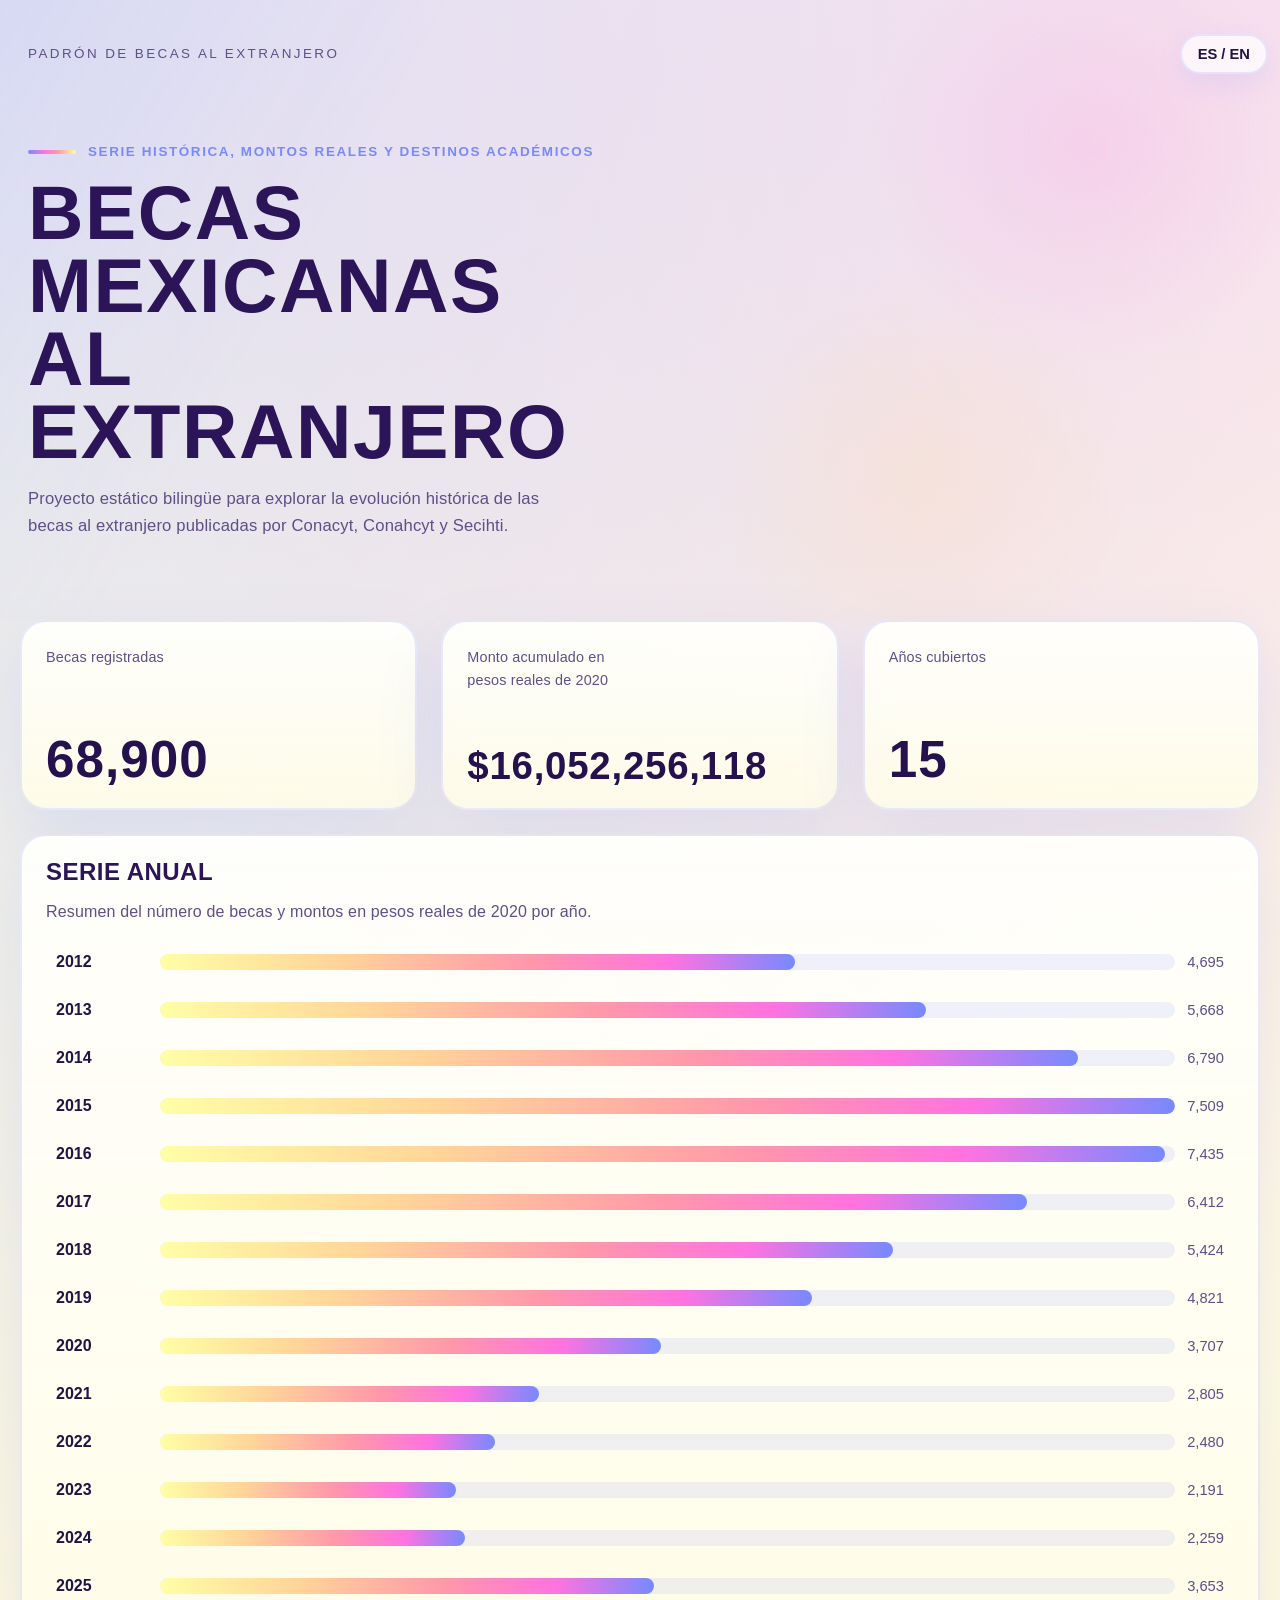
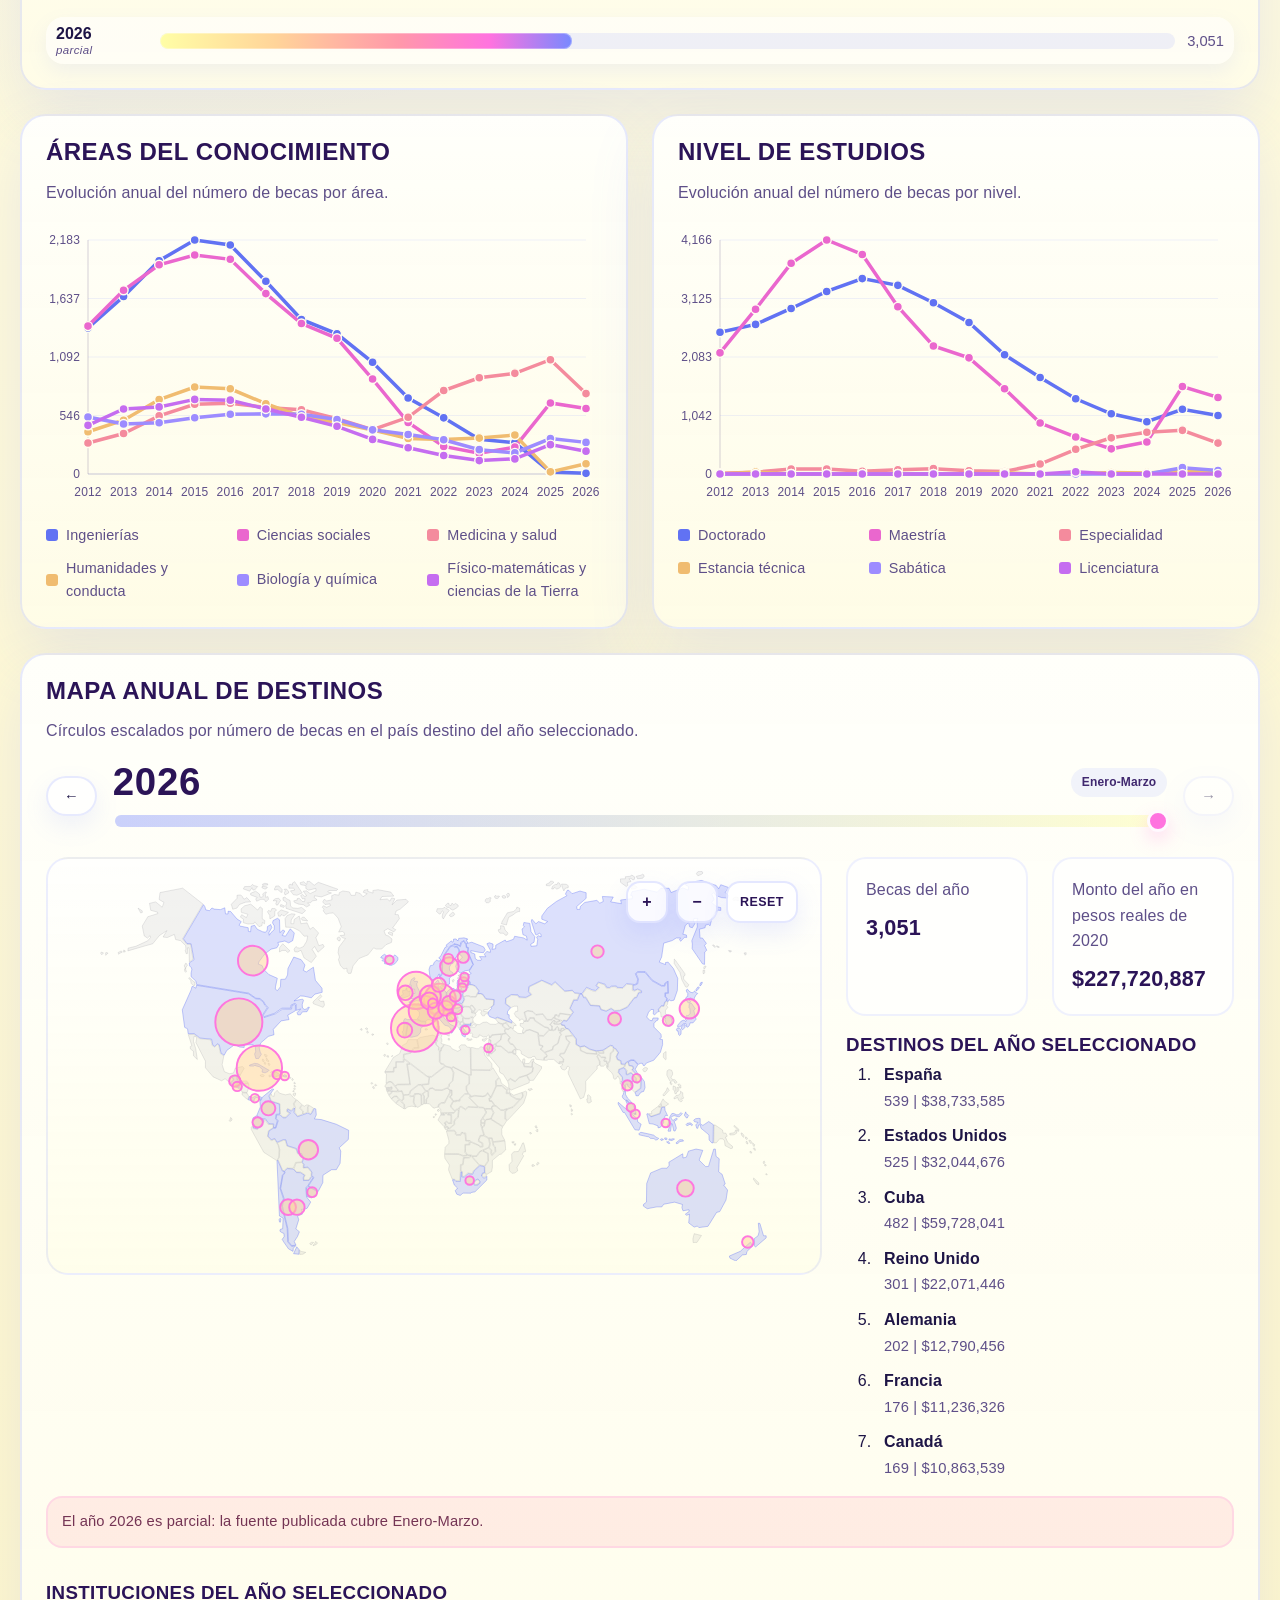
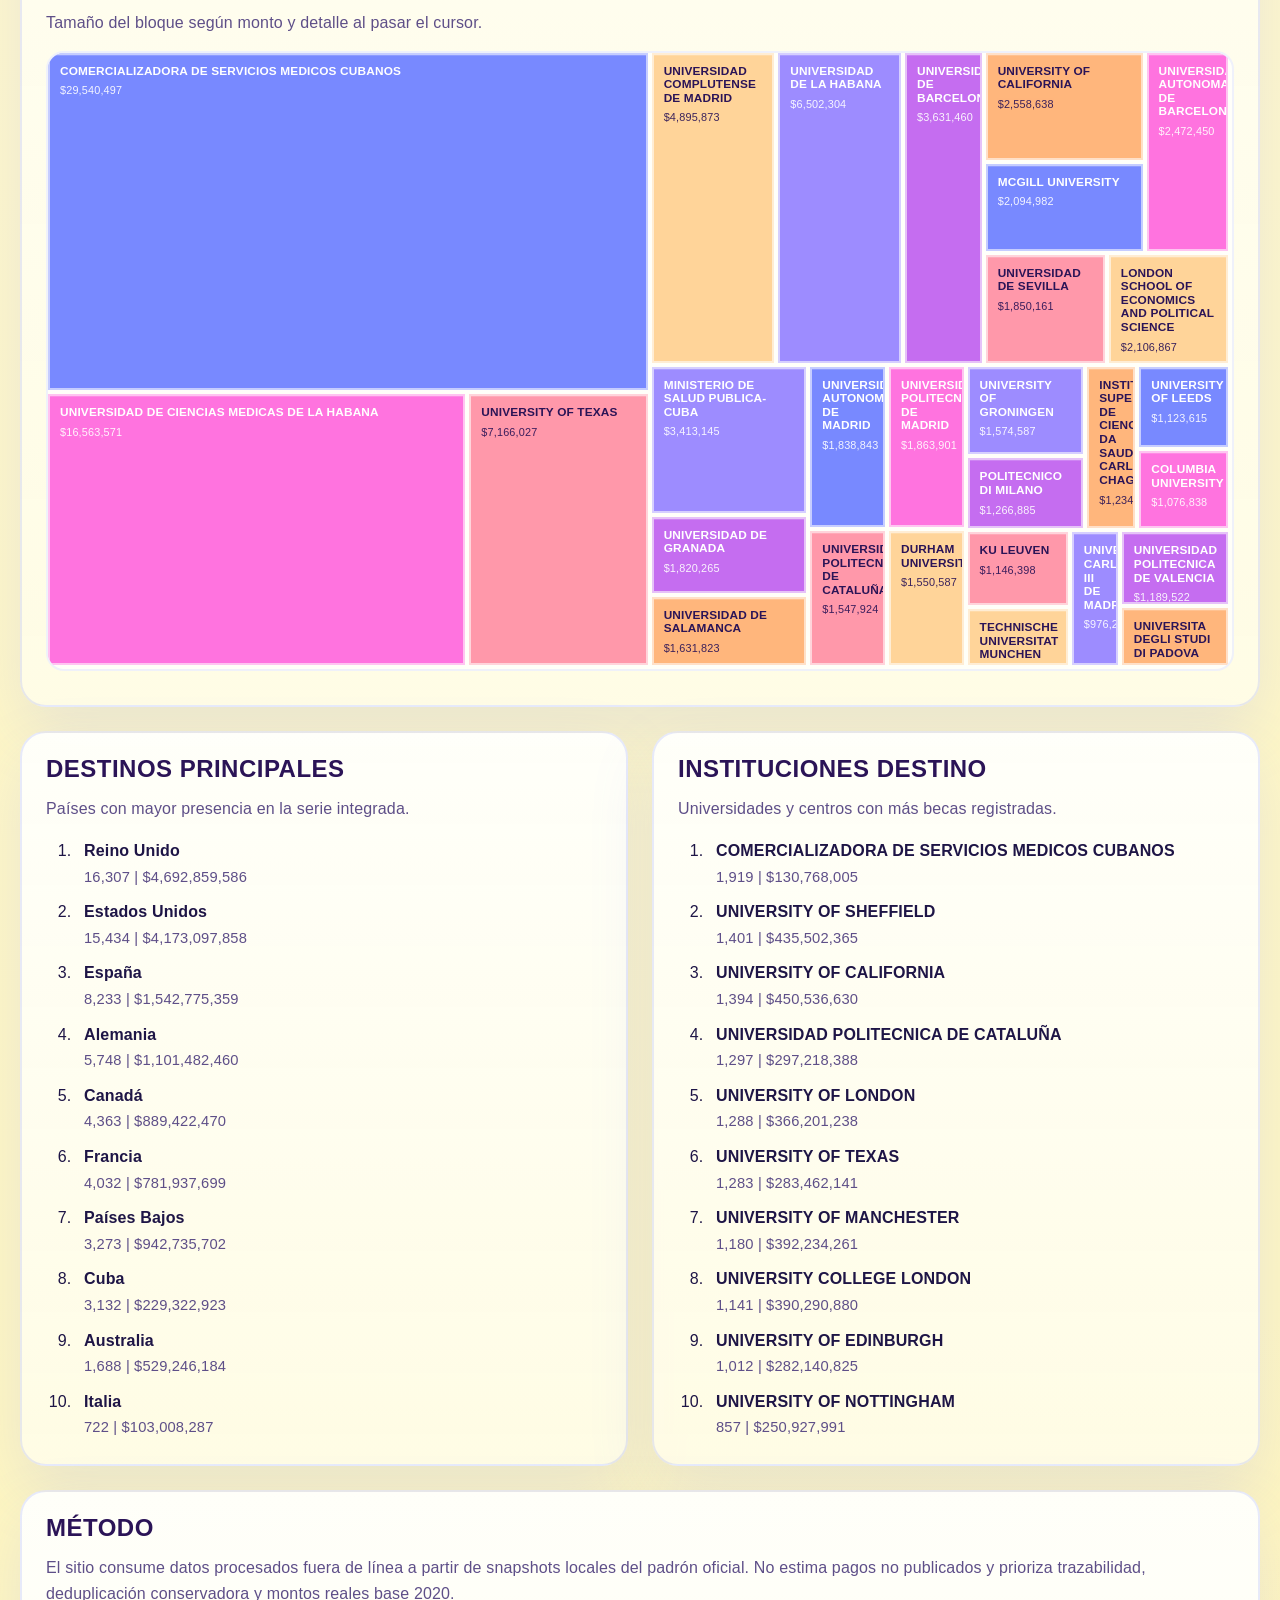
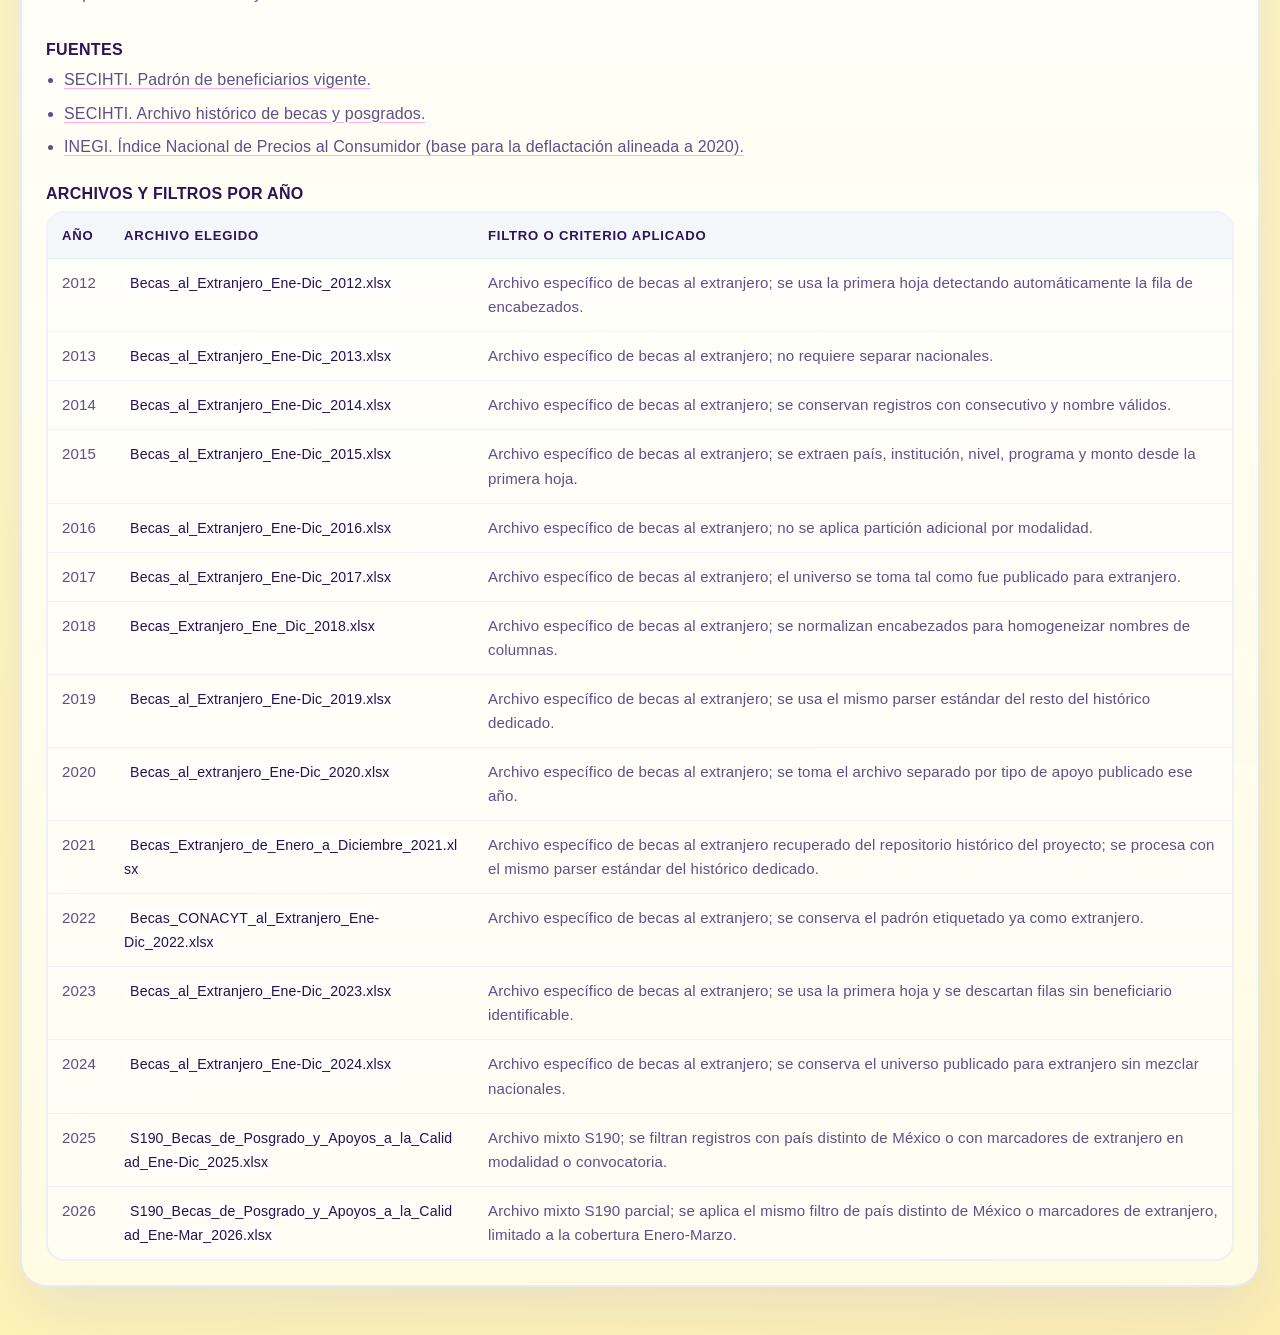
<file: site/index.html>
<!DOCTYPE html>
<html lang="es">
  <head>
    <meta charset="utf-8" />
    <meta name="viewport" content="width=device-width, initial-scale=1" />
    <title>Padr&oacute;n de Becas al Extranjero</title>
    <link rel="stylesheet" href="assets/css/styles_bis.css" />
  </head>
  <body class="theme-bis">
    <header class="hero">
      <nav class="topbar">
        <div class="brand">Padr&oacute;n de Becas al Extranjero</div>
        <button id="lang-toggle" class="lang-toggle" type="button">ES / EN</button>
      </nav>
      <div class="hero-copy">
        <p class="eyebrow" data-i18n="eyebrow">Serie hist&oacute;rica, montos reales y destinos acad&eacute;micos</p>
        <h1 data-i18n="title">Becas mexicanas al extranjero</h1>
        <p class="lede" data-i18n="lede">
          Proyecto est&aacute;tico biling&uuml;e para explorar la evoluci&oacute;n hist&oacute;rica de las becas al extranjero
          publicadas por Conacyt, Conahcyt y Secihti.
        </p>
      </div>
    </header>

    <main class="layout">
      <section class="kpi-grid">
        <article class="kpi-card">
          <span class="kpi-label" data-i18n="kpi_count">Becas registradas</span>
          <strong id="kpi-count" class="kpi-value">0</strong>
        </article>
        <article class="kpi-card">
          <span class="kpi-label" data-i18n="kpi_amount">Monto acumulado en pesos reales de 2020</span>
          <strong id="kpi-amount" class="kpi-value kpi-value-amount">$0</strong>
        </article>
        <article class="kpi-card">
          <span class="kpi-label" data-i18n="kpi_years">A&ntilde;os cubiertos</span>
          <strong id="kpi-years" class="kpi-value">0</strong>
        </article>
      </section>

      <section class="panel">
        <div class="panel-header">
          <h2 data-i18n="yearly_title">Serie anual</h2>
          <p data-i18n="yearly_subtitle">Resumen del n&uacute;mero de becas y montos reales por a&ntilde;o.</p>
        </div>
        <div id="yearly-chart" class="bars"></div>
      </section>

      <section class="two-column">
        <article class="panel">
          <div class="panel-header">
            <h2 data-i18n="knowledge_area_title">&Aacute;reas del conocimiento</h2>
            <p data-i18n="knowledge_area_subtitle">Evoluci&oacute;n anual del n&uacute;mero de becas por &aacute;rea.</p>
          </div>
          <div id="knowledge-area-line-chart" class="line-chart"></div>
          <div id="knowledge-area-legend" class="line-legend"></div>
        </article>

        <article class="panel">
          <div class="panel-header">
            <h2 data-i18n="degree_title">Nivel de estudios</h2>
            <p data-i18n="degree_subtitle">Evoluci&oacute;n anual del n&uacute;mero de becas por nivel.</p>
          </div>
          <div id="degree-line-chart" class="line-chart"></div>
          <div id="degree-legend" class="line-legend"></div>
        </article>
      </section>

      <section class="panel map-panel">
        <div class="panel-header">
          <h2 data-i18n="map_title">Mapa anual de destinos</h2>
          <p data-i18n="map_subtitle">
            C&iacute;rculos escalados por n&uacute;mero de becas en el pa&iacute;s destino del a&ntilde;o seleccionado.
          </p>
        </div>

        <div class="year-controls">
          <button id="year-prev" class="year-step" type="button" aria-label="Previous year">&#8592;</button>
          <div class="year-slider-wrap">
            <div class="year-slider-header">
              <strong id="selected-year-label" class="selected-year-label">-</strong>
              <span id="selected-year-coverage" class="coverage-pill">-</span>
            </div>
            <input id="year-slider" class="year-slider" type="range" min="0" max="0" value="0" step="1" />
          </div>
          <button id="year-next" class="year-step" type="button" aria-label="Next year">&#8594;</button>
        </div>

        <div class="map-layout">
          <div class="map-stage">
            <div class="map-tools" aria-label="Map controls">
              <button id="map-zoom-in" class="map-tool" type="button" aria-label="Zoom in">+</button>
              <button id="map-zoom-out" class="map-tool" type="button" aria-label="Zoom out">&minus;</button>
              <button id="map-zoom-reset" class="map-tool map-tool-reset" type="button" aria-label="Reset zoom">Reset</button>
            </div>
            <div id="world-map-root" class="world-map-root"></div>
          </div>

          <aside class="year-sidecar">
            <div class="year-kpis">
              <article class="year-kpi">
                <span data-i18n="selected_year_count">Becas del a&ntilde;o</span>
                <strong id="selected-year-count">0</strong>
              </article>
              <article class="year-kpi">
                <span data-i18n="selected_year_amount">Monto real del a&ntilde;o</span>
                <strong id="selected-year-amount">$0</strong>
              </article>
            </div>

            <div class="panel-header compact">
              <h3 data-i18n="selected_year_top">Destinos del a&ntilde;o seleccionado</h3>
            </div>
            <ol id="selected-year-country-list" class="ranking compact-ranking"></ol>
          </aside>
        </div>

        <div class="partial-note-slot">
          <div id="partial-note" class="partial-note" hidden></div>
        </div>

        <div class="treemap-section">
          <div class="panel-header treemap-header">
            <h3 data-i18n="selected_year_institutions">Instituciones del a&ntilde;o seleccionado</h3>
            <p data-i18n="selected_year_institutions_subtitle">
              Tama&ntilde;o del bloque seg&uacute;n monto y detalle al pasar el cursor.
            </p>
          </div>
          <div id="selected-year-institution-note" class="viz-note" hidden></div>
          <div id="selected-year-institution-treemap" class="treemap"></div>
        </div>
      </section>

      <section class="two-column">
        <article class="panel">
          <div class="panel-header">
            <h2 data-i18n="countries_title">Destinos principales</h2>
            <p data-i18n="countries_subtitle">Pa&iacute;ses con mayor presencia en la serie integrada.</p>
          </div>
          <ol id="country-list" class="ranking"></ol>
        </article>

        <article class="panel">
          <div class="panel-header">
            <h2 data-i18n="institutions_title">Instituciones destino</h2>
            <p data-i18n="institutions_subtitle">Universidades y centros con m&aacute;s becas registradas.</p>
          </div>
          <ol id="institution-list" class="ranking"></ol>
        </article>
      </section>

      <section class="panel note-panel">
        <div class="panel-header">
          <h2 data-i18n="method_title">M&eacute;todo</h2>
          <p data-i18n="method_body">
            El sitio consume datos procesados fuera de l&iacute;nea. No estima pagos no publicados y prioriza
            trazabilidad, deduplicaci&oacute;n conservadora y montos reales base 2020.
          </p>
        </div>
        <div class="source-block">
          <h3 data-i18n="method_sources_title">Fuentes</h3>
          <ul class="source-list">
            <li>
              <a
                href="https://www.secihti.mx/padron-de-beneficiarios/"
                target="_blank"
                rel="noreferrer"
                data-i18n="method_source_current"
              >SECIHTI. Padr&oacute;n de beneficiarios vigente.</a>
            </li>
            <li>
              <a
                href="https://secihti.mx/becas_posgrados/padron-de-beneficiarios/"
                target="_blank"
                rel="noreferrer"
                data-i18n="method_source_historical"
              >SECIHTI. Archivo hist&oacute;rico de becas y posgrados.</a>
            </li>
            <li>
              <a
                href="https://www.inegi.org.mx/temas/inpc/"
                target="_blank"
                rel="noreferrer"
                data-i18n="method_source_inflation"
              >INEGI. &Iacute;ndice Nacional de Precios al Consumidor (base para la deflactaci&oacute;n alineada a 2020).</a>
            </li>
          </ul>
        </div>
        <div class="source-block method-selection-block">
          <h3 data-i18n="method_selection_title">Archivos y filtros por a&ntilde;o</h3>
          <div class="method-selection-table-wrap">
            <table class="method-selection-table">
              <thead>
                <tr>
                  <th data-i18n="method_selection_year">A&ntilde;o</th>
                  <th data-i18n="method_selection_file">Archivo elegido</th>
                  <th data-i18n="method_selection_rule">Filtro o criterio aplicado</th>
                </tr>
              </thead>
              <tbody id="method-selection-body"></tbody>
            </table>
          </div>
        </div>
      </section>
    </main>

    <script src="assets/data/summary.js"></script>
    <script src="assets/data/world-map.js"></script>
    <script src="assets/js/app.js"></script>
  </body>
</html>
</file>
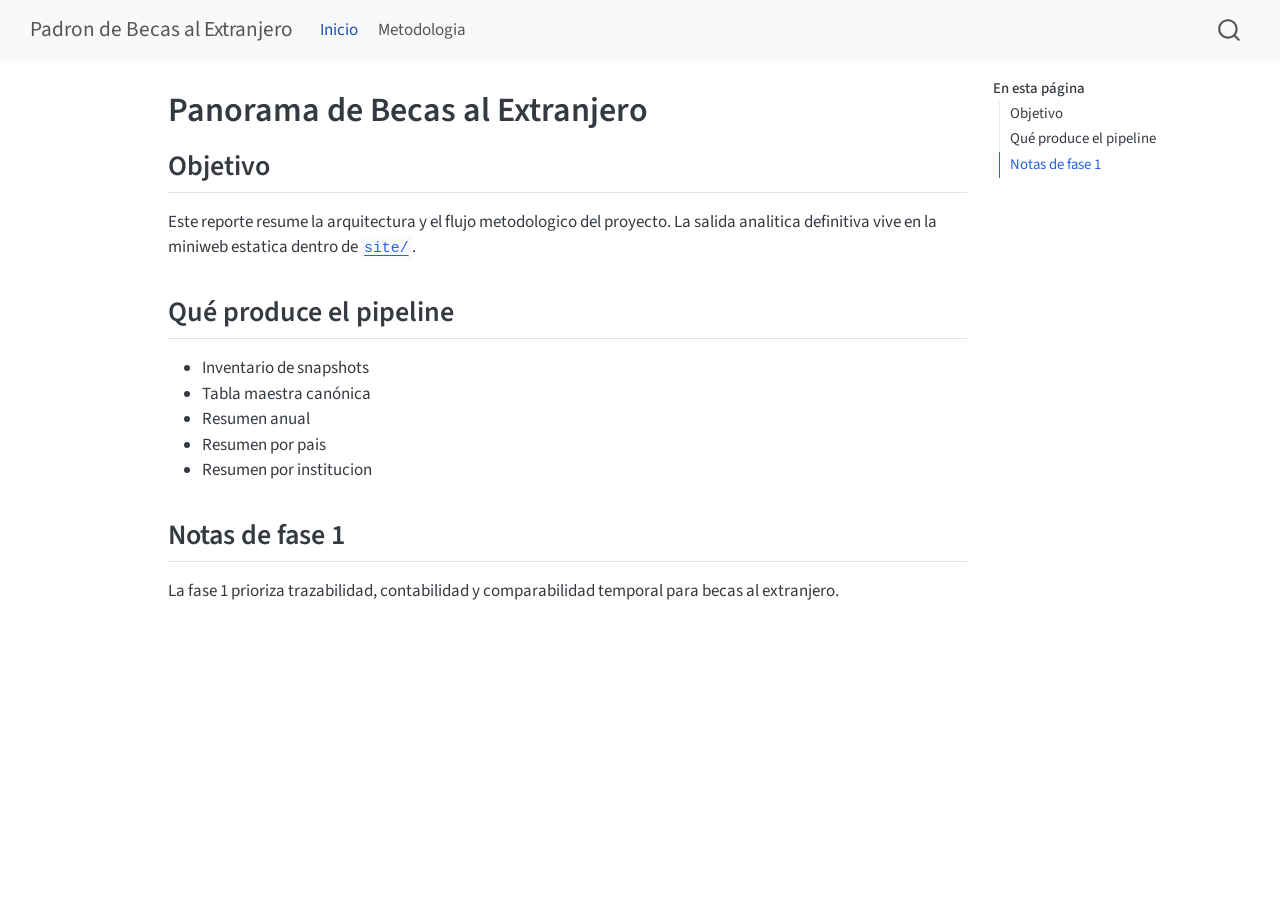
<file: site/quarto/index.html>
<!DOCTYPE html>
<html xmlns="http://www.w3.org/1999/xhtml" lang="es" xml:lang="es"><head>

<meta charset="utf-8">
<meta name="generator" content="quarto-1.6.40">

<meta name="viewport" content="width=device-width, initial-scale=1.0, user-scalable=yes">


<title>Panorama de Becas al Extranjero – Padron de Becas al Extranjero</title>
<style>
code{white-space: pre-wrap;}
span.smallcaps{font-variant: small-caps;}
div.columns{display: flex; gap: min(4vw, 1.5em);}
div.column{flex: auto; overflow-x: auto;}
div.hanging-indent{margin-left: 1.5em; text-indent: -1.5em;}
ul.task-list{list-style: none;}
ul.task-list li input[type="checkbox"] {
  width: 0.8em;
  margin: 0 0.8em 0.2em -1em; /* quarto-specific, see https://github.com/quarto-dev/quarto-cli/issues/4556 */ 
  vertical-align: middle;
}
</style>


<script src="site_libs/quarto-nav/quarto-nav.js"></script>
<script src="site_libs/quarto-nav/headroom.min.js"></script>
<script src="site_libs/clipboard/clipboard.min.js"></script>
<script src="site_libs/quarto-search/autocomplete.umd.js"></script>
<script src="site_libs/quarto-search/fuse.min.js"></script>
<script src="site_libs/quarto-search/quarto-search.js"></script>
<meta name="quarto:offset" content="./">
<script src="site_libs/quarto-html/quarto.js"></script>
<script src="site_libs/quarto-html/popper.min.js"></script>
<script src="site_libs/quarto-html/tippy.umd.min.js"></script>
<script src="site_libs/quarto-html/anchor.min.js"></script>
<link href="site_libs/quarto-html/tippy.css" rel="stylesheet">
<link href="site_libs/quarto-html/quarto-syntax-highlighting-549806ee2085284f45b00abea8c6df48.css" rel="stylesheet" id="quarto-text-highlighting-styles">
<script src="site_libs/bootstrap/bootstrap.min.js"></script>
<link href="site_libs/bootstrap/bootstrap-icons.css" rel="stylesheet">
<link href="site_libs/bootstrap/bootstrap-ddd961a2510921635943dfbbd19534c4.min.css" rel="stylesheet" append-hash="true" id="quarto-bootstrap" data-mode="light">
<script id="quarto-search-options" type="application/json">{
  "location": "navbar",
  "copy-button": false,
  "collapse-after": 3,
  "panel-placement": "end",
  "type": "overlay",
  "limit": 50,
  "keyboard-shortcut": [
    "f",
    "/",
    "s"
  ],
  "show-item-context": false,
  "language": {
    "search-no-results-text": "Sin resultados",
    "search-matching-documents-text": "documentos encontrados",
    "search-copy-link-title": "Copiar el enlace en la búsqueda",
    "search-hide-matches-text": "Ocultar resultados adicionales",
    "search-more-match-text": "resultado adicional en este documento",
    "search-more-matches-text": "resultados adicionales en este documento",
    "search-clear-button-title": "Borrar",
    "search-text-placeholder": "",
    "search-detached-cancel-button-title": "Cancelar",
    "search-submit-button-title": "Enviar",
    "search-label": "Buscar"
  }
}</script>


</head>

<body class="nav-fixed">

<div id="quarto-search-results"></div>
  <header id="quarto-header" class="headroom fixed-top">
    <nav class="navbar navbar-expand-lg " data-bs-theme="dark">
      <div class="navbar-container container-fluid">
      <div class="navbar-brand-container mx-auto">
    <a class="navbar-brand" href="./index.html">
    <span class="navbar-title">Padron de Becas al Extranjero</span>
    </a>
  </div>
            <div id="quarto-search" class="" title="Buscar"></div>
          <button class="navbar-toggler" type="button" data-bs-toggle="collapse" data-bs-target="#navbarCollapse" aria-controls="navbarCollapse" role="menu" aria-expanded="false" aria-label="Navegación de palanca" onclick="if (window.quartoToggleHeadroom) { window.quartoToggleHeadroom(); }">
  <span class="navbar-toggler-icon"></span>
</button>
          <div class="collapse navbar-collapse" id="navbarCollapse">
            <ul class="navbar-nav navbar-nav-scroll me-auto">
  <li class="nav-item">
    <a class="nav-link active" href="./index.html" aria-current="page"> 
<span class="menu-text">Inicio</span></a>
  </li>  
  <li class="nav-item">
    <a class="nav-link" href="./metodologia.html"> 
<span class="menu-text">Metodologia</span></a>
  </li>  
</ul>
          </div> <!-- /navcollapse -->
            <div class="quarto-navbar-tools">
</div>
      </div> <!-- /container-fluid -->
    </nav>
</header>
<!-- content -->
<div id="quarto-content" class="quarto-container page-columns page-rows-contents page-layout-article page-navbar">
<!-- sidebar -->
<!-- margin-sidebar -->
    <div id="quarto-margin-sidebar" class="sidebar margin-sidebar">
        <nav id="TOC" role="doc-toc" class="toc-active">
    <h2 id="toc-title">En esta página</h2>
   
  <ul>
  <li><a href="#objetivo" id="toc-objetivo" class="nav-link active" data-scroll-target="#objetivo">Objetivo</a></li>
  <li><a href="#qué-produce-el-pipeline" id="toc-qué-produce-el-pipeline" class="nav-link" data-scroll-target="#qué-produce-el-pipeline">Qué produce el pipeline</a></li>
  <li><a href="#notas-de-fase-1" id="toc-notas-de-fase-1" class="nav-link" data-scroll-target="#notas-de-fase-1">Notas de fase 1</a></li>
  </ul>
</nav>
    </div>
<!-- main -->
<main class="content" id="quarto-document-content">

<header id="title-block-header" class="quarto-title-block default">
<div class="quarto-title">
<h1 class="title">Panorama de Becas al Extranjero</h1>
</div>



<div class="quarto-title-meta">

    
  
    
  </div>
  


</header>


<section id="objetivo" class="level2">
<h2 class="anchored" data-anchor-id="objetivo">Objetivo</h2>
<p>Este reporte resume la arquitectura y el flujo metodologico del proyecto. La salida analitica definitiva vive en la miniweb estatica dentro de <a href="../site/"><code>site/</code></a>.</p>
</section>
<section id="qué-produce-el-pipeline" class="level2">
<h2 class="anchored" data-anchor-id="qué-produce-el-pipeline">Qué produce el pipeline</h2>
<ul>
<li>Inventario de snapshots</li>
<li>Tabla maestra canónica</li>
<li>Resumen anual</li>
<li>Resumen por pais</li>
<li>Resumen por institucion</li>
</ul>
</section>
<section id="notas-de-fase-1" class="level2">
<h2 class="anchored" data-anchor-id="notas-de-fase-1">Notas de fase 1</h2>
<p>La fase 1 prioriza trazabilidad, contabilidad y comparabilidad temporal para becas al extranjero.</p>


</section>

</main> <!-- /main -->
<script id="quarto-html-after-body" type="application/javascript">
window.document.addEventListener("DOMContentLoaded", function (event) {
  const toggleBodyColorMode = (bsSheetEl) => {
    const mode = bsSheetEl.getAttribute("data-mode");
    const bodyEl = window.document.querySelector("body");
    if (mode === "dark") {
      bodyEl.classList.add("quarto-dark");
      bodyEl.classList.remove("quarto-light");
    } else {
      bodyEl.classList.add("quarto-light");
      bodyEl.classList.remove("quarto-dark");
    }
  }
  const toggleBodyColorPrimary = () => {
    const bsSheetEl = window.document.querySelector("link#quarto-bootstrap");
    if (bsSheetEl) {
      toggleBodyColorMode(bsSheetEl);
    }
  }
  toggleBodyColorPrimary();  
  const icon = "";
  const anchorJS = new window.AnchorJS();
  anchorJS.options = {
    placement: 'right',
    icon: icon
  };
  anchorJS.add('.anchored');
  const isCodeAnnotation = (el) => {
    for (const clz of el.classList) {
      if (clz.startsWith('code-annotation-')) {                     
        return true;
      }
    }
    return false;
  }
  const onCopySuccess = function(e) {
    // button target
    const button = e.trigger;
    // don't keep focus
    button.blur();
    // flash "checked"
    button.classList.add('code-copy-button-checked');
    var currentTitle = button.getAttribute("title");
    button.setAttribute("title", "Copiado");
    let tooltip;
    if (window.bootstrap) {
      button.setAttribute("data-bs-toggle", "tooltip");
      button.setAttribute("data-bs-placement", "left");
      button.setAttribute("data-bs-title", "Copiado");
      tooltip = new bootstrap.Tooltip(button, 
        { trigger: "manual", 
          customClass: "code-copy-button-tooltip",
          offset: [0, -8]});
      tooltip.show();    
    }
    setTimeout(function() {
      if (tooltip) {
        tooltip.hide();
        button.removeAttribute("data-bs-title");
        button.removeAttribute("data-bs-toggle");
        button.removeAttribute("data-bs-placement");
      }
      button.setAttribute("title", currentTitle);
      button.classList.remove('code-copy-button-checked');
    }, 1000);
    // clear code selection
    e.clearSelection();
  }
  const getTextToCopy = function(trigger) {
      const codeEl = trigger.previousElementSibling.cloneNode(true);
      for (const childEl of codeEl.children) {
        if (isCodeAnnotation(childEl)) {
          childEl.remove();
        }
      }
      return codeEl.innerText;
  }
  const clipboard = new window.ClipboardJS('.code-copy-button:not([data-in-quarto-modal])', {
    text: getTextToCopy
  });
  clipboard.on('success', onCopySuccess);
  if (window.document.getElementById('quarto-embedded-source-code-modal')) {
    const clipboardModal = new window.ClipboardJS('.code-copy-button[data-in-quarto-modal]', {
      text: getTextToCopy,
      container: window.document.getElementById('quarto-embedded-source-code-modal')
    });
    clipboardModal.on('success', onCopySuccess);
  }
    var localhostRegex = new RegExp(/^(?:http|https):\/\/localhost\:?[0-9]*\//);
    var mailtoRegex = new RegExp(/^mailto:/);
      var filterRegex = new RegExp('/' + window.location.host + '/');
    var isInternal = (href) => {
        return filterRegex.test(href) || localhostRegex.test(href) || mailtoRegex.test(href);
    }
    // Inspect non-navigation links and adorn them if external
 	var links = window.document.querySelectorAll('a[href]:not(.nav-link):not(.navbar-brand):not(.toc-action):not(.sidebar-link):not(.sidebar-item-toggle):not(.pagination-link):not(.no-external):not([aria-hidden]):not(.dropdown-item):not(.quarto-navigation-tool):not(.about-link)');
    for (var i=0; i<links.length; i++) {
      const link = links[i];
      if (!isInternal(link.href)) {
        // undo the damage that might have been done by quarto-nav.js in the case of
        // links that we want to consider external
        if (link.dataset.originalHref !== undefined) {
          link.href = link.dataset.originalHref;
        }
      }
    }
  function tippyHover(el, contentFn, onTriggerFn, onUntriggerFn) {
    const config = {
      allowHTML: true,
      maxWidth: 500,
      delay: 100,
      arrow: false,
      appendTo: function(el) {
          return el.parentElement;
      },
      interactive: true,
      interactiveBorder: 10,
      theme: 'quarto',
      placement: 'bottom-start',
    };
    if (contentFn) {
      config.content = contentFn;
    }
    if (onTriggerFn) {
      config.onTrigger = onTriggerFn;
    }
    if (onUntriggerFn) {
      config.onUntrigger = onUntriggerFn;
    }
    window.tippy(el, config); 
  }
  const noterefs = window.document.querySelectorAll('a[role="doc-noteref"]');
  for (var i=0; i<noterefs.length; i++) {
    const ref = noterefs[i];
    tippyHover(ref, function() {
      // use id or data attribute instead here
      let href = ref.getAttribute('data-footnote-href') || ref.getAttribute('href');
      try { href = new URL(href).hash; } catch {}
      const id = href.replace(/^#\/?/, "");
      const note = window.document.getElementById(id);
      if (note) {
        return note.innerHTML;
      } else {
        return "";
      }
    });
  }
  const xrefs = window.document.querySelectorAll('a.quarto-xref');
  const processXRef = (id, note) => {
    // Strip column container classes
    const stripColumnClz = (el) => {
      el.classList.remove("page-full", "page-columns");
      if (el.children) {
        for (const child of el.children) {
          stripColumnClz(child);
        }
      }
    }
    stripColumnClz(note)
    if (id === null || id.startsWith('sec-')) {
      // Special case sections, only their first couple elements
      const container = document.createElement("div");
      if (note.children && note.children.length > 2) {
        container.appendChild(note.children[0].cloneNode(true));
        for (let i = 1; i < note.children.length; i++) {
          const child = note.children[i];
          if (child.tagName === "P" && child.innerText === "") {
            continue;
          } else {
            container.appendChild(child.cloneNode(true));
            break;
          }
        }
        if (window.Quarto?.typesetMath) {
          window.Quarto.typesetMath(container);
        }
        return container.innerHTML
      } else {
        if (window.Quarto?.typesetMath) {
          window.Quarto.typesetMath(note);
        }
        return note.innerHTML;
      }
    } else {
      // Remove any anchor links if they are present
      const anchorLink = note.querySelector('a.anchorjs-link');
      if (anchorLink) {
        anchorLink.remove();
      }
      if (window.Quarto?.typesetMath) {
        window.Quarto.typesetMath(note);
      }
      if (note.classList.contains("callout")) {
        return note.outerHTML;
      } else {
        return note.innerHTML;
      }
    }
  }
  for (var i=0; i<xrefs.length; i++) {
    const xref = xrefs[i];
    tippyHover(xref, undefined, function(instance) {
      instance.disable();
      let url = xref.getAttribute('href');
      let hash = undefined; 
      if (url.startsWith('#')) {
        hash = url;
      } else {
        try { hash = new URL(url).hash; } catch {}
      }
      if (hash) {
        const id = hash.replace(/^#\/?/, "");
        const note = window.document.getElementById(id);
        if (note !== null) {
          try {
            const html = processXRef(id, note.cloneNode(true));
            instance.setContent(html);
          } finally {
            instance.enable();
            instance.show();
          }
        } else {
          // See if we can fetch this
          fetch(url.split('#')[0])
          .then(res => res.text())
          .then(html => {
            const parser = new DOMParser();
            const htmlDoc = parser.parseFromString(html, "text/html");
            const note = htmlDoc.getElementById(id);
            if (note !== null) {
              const html = processXRef(id, note);
              instance.setContent(html);
            } 
          }).finally(() => {
            instance.enable();
            instance.show();
          });
        }
      } else {
        // See if we can fetch a full url (with no hash to target)
        // This is a special case and we should probably do some content thinning / targeting
        fetch(url)
        .then(res => res.text())
        .then(html => {
          const parser = new DOMParser();
          const htmlDoc = parser.parseFromString(html, "text/html");
          const note = htmlDoc.querySelector('main.content');
          if (note !== null) {
            // This should only happen for chapter cross references
            // (since there is no id in the URL)
            // remove the first header
            if (note.children.length > 0 && note.children[0].tagName === "HEADER") {
              note.children[0].remove();
            }
            const html = processXRef(null, note);
            instance.setContent(html);
          } 
        }).finally(() => {
          instance.enable();
          instance.show();
        });
      }
    }, function(instance) {
    });
  }
      let selectedAnnoteEl;
      const selectorForAnnotation = ( cell, annotation) => {
        let cellAttr = 'data-code-cell="' + cell + '"';
        let lineAttr = 'data-code-annotation="' +  annotation + '"';
        const selector = 'span[' + cellAttr + '][' + lineAttr + ']';
        return selector;
      }
      const selectCodeLines = (annoteEl) => {
        const doc = window.document;
        const targetCell = annoteEl.getAttribute("data-target-cell");
        const targetAnnotation = annoteEl.getAttribute("data-target-annotation");
        const annoteSpan = window.document.querySelector(selectorForAnnotation(targetCell, targetAnnotation));
        const lines = annoteSpan.getAttribute("data-code-lines").split(",");
        const lineIds = lines.map((line) => {
          return targetCell + "-" + line;
        })
        let top = null;
        let height = null;
        let parent = null;
        if (lineIds.length > 0) {
            //compute the position of the single el (top and bottom and make a div)
            const el = window.document.getElementById(lineIds[0]);
            top = el.offsetTop;
            height = el.offsetHeight;
            parent = el.parentElement.parentElement;
          if (lineIds.length > 1) {
            const lastEl = window.document.getElementById(lineIds[lineIds.length - 1]);
            const bottom = lastEl.offsetTop + lastEl.offsetHeight;
            height = bottom - top;
          }
          if (top !== null && height !== null && parent !== null) {
            // cook up a div (if necessary) and position it 
            let div = window.document.getElementById("code-annotation-line-highlight");
            if (div === null) {
              div = window.document.createElement("div");
              div.setAttribute("id", "code-annotation-line-highlight");
              div.style.position = 'absolute';
              parent.appendChild(div);
            }
            div.style.top = top - 2 + "px";
            div.style.height = height + 4 + "px";
            div.style.left = 0;
            let gutterDiv = window.document.getElementById("code-annotation-line-highlight-gutter");
            if (gutterDiv === null) {
              gutterDiv = window.document.createElement("div");
              gutterDiv.setAttribute("id", "code-annotation-line-highlight-gutter");
              gutterDiv.style.position = 'absolute';
              const codeCell = window.document.getElementById(targetCell);
              const gutter = codeCell.querySelector('.code-annotation-gutter');
              gutter.appendChild(gutterDiv);
            }
            gutterDiv.style.top = top - 2 + "px";
            gutterDiv.style.height = height + 4 + "px";
          }
          selectedAnnoteEl = annoteEl;
        }
      };
      const unselectCodeLines = () => {
        const elementsIds = ["code-annotation-line-highlight", "code-annotation-line-highlight-gutter"];
        elementsIds.forEach((elId) => {
          const div = window.document.getElementById(elId);
          if (div) {
            div.remove();
          }
        });
        selectedAnnoteEl = undefined;
      };
        // Handle positioning of the toggle
    window.addEventListener(
      "resize",
      throttle(() => {
        elRect = undefined;
        if (selectedAnnoteEl) {
          selectCodeLines(selectedAnnoteEl);
        }
      }, 10)
    );
    function throttle(fn, ms) {
    let throttle = false;
    let timer;
      return (...args) => {
        if(!throttle) { // first call gets through
            fn.apply(this, args);
            throttle = true;
        } else { // all the others get throttled
            if(timer) clearTimeout(timer); // cancel #2
            timer = setTimeout(() => {
              fn.apply(this, args);
              timer = throttle = false;
            }, ms);
        }
      };
    }
      // Attach click handler to the DT
      const annoteDls = window.document.querySelectorAll('dt[data-target-cell]');
      for (const annoteDlNode of annoteDls) {
        annoteDlNode.addEventListener('click', (event) => {
          const clickedEl = event.target;
          if (clickedEl !== selectedAnnoteEl) {
            unselectCodeLines();
            const activeEl = window.document.querySelector('dt[data-target-cell].code-annotation-active');
            if (activeEl) {
              activeEl.classList.remove('code-annotation-active');
            }
            selectCodeLines(clickedEl);
            clickedEl.classList.add('code-annotation-active');
          } else {
            // Unselect the line
            unselectCodeLines();
            clickedEl.classList.remove('code-annotation-active');
          }
        });
      }
  const findCites = (el) => {
    const parentEl = el.parentElement;
    if (parentEl) {
      const cites = parentEl.dataset.cites;
      if (cites) {
        return {
          el,
          cites: cites.split(' ')
        };
      } else {
        return findCites(el.parentElement)
      }
    } else {
      return undefined;
    }
  };
  var bibliorefs = window.document.querySelectorAll('a[role="doc-biblioref"]');
  for (var i=0; i<bibliorefs.length; i++) {
    const ref = bibliorefs[i];
    const citeInfo = findCites(ref);
    if (citeInfo) {
      tippyHover(citeInfo.el, function() {
        var popup = window.document.createElement('div');
        citeInfo.cites.forEach(function(cite) {
          var citeDiv = window.document.createElement('div');
          citeDiv.classList.add('hanging-indent');
          citeDiv.classList.add('csl-entry');
          var biblioDiv = window.document.getElementById('ref-' + cite);
          if (biblioDiv) {
            citeDiv.innerHTML = biblioDiv.innerHTML;
          }
          popup.appendChild(citeDiv);
        });
        return popup.innerHTML;
      });
    }
  }
});
</script>
</div> <!-- /content -->




</body></html>
</file>
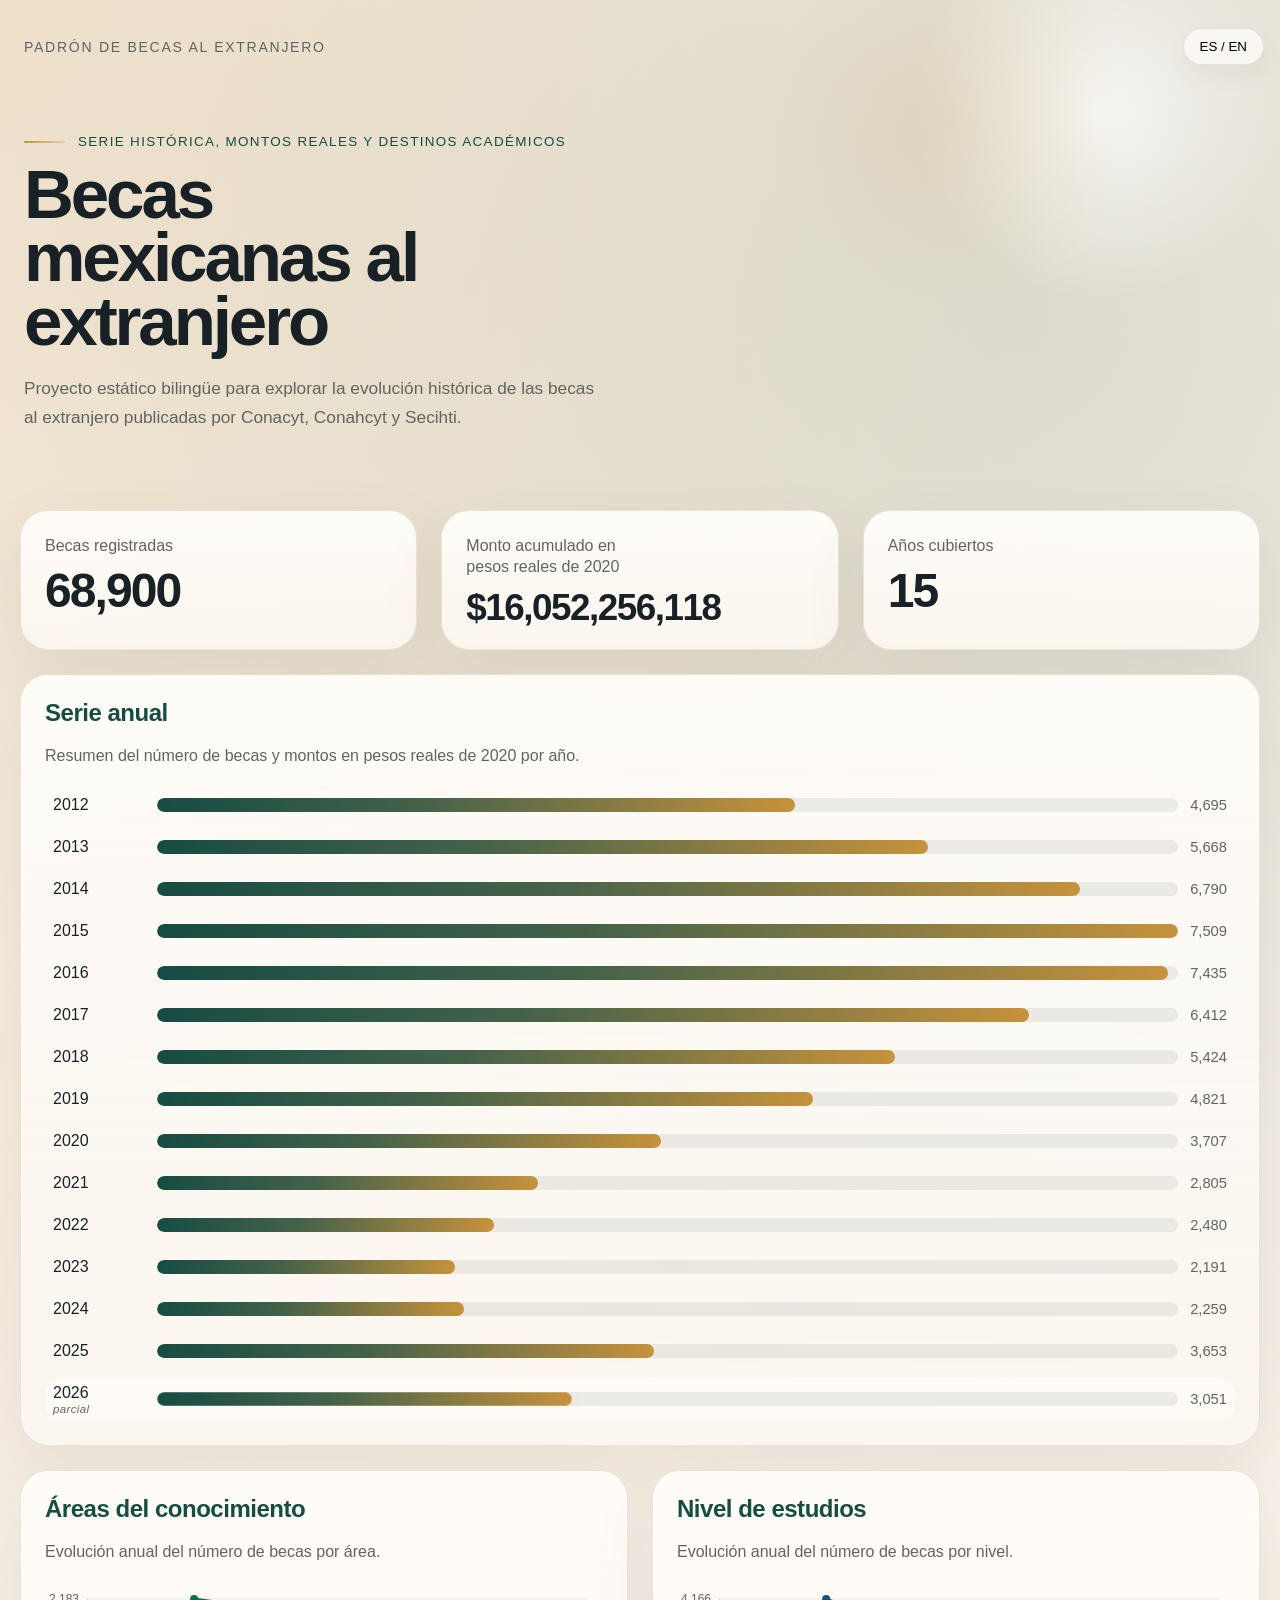
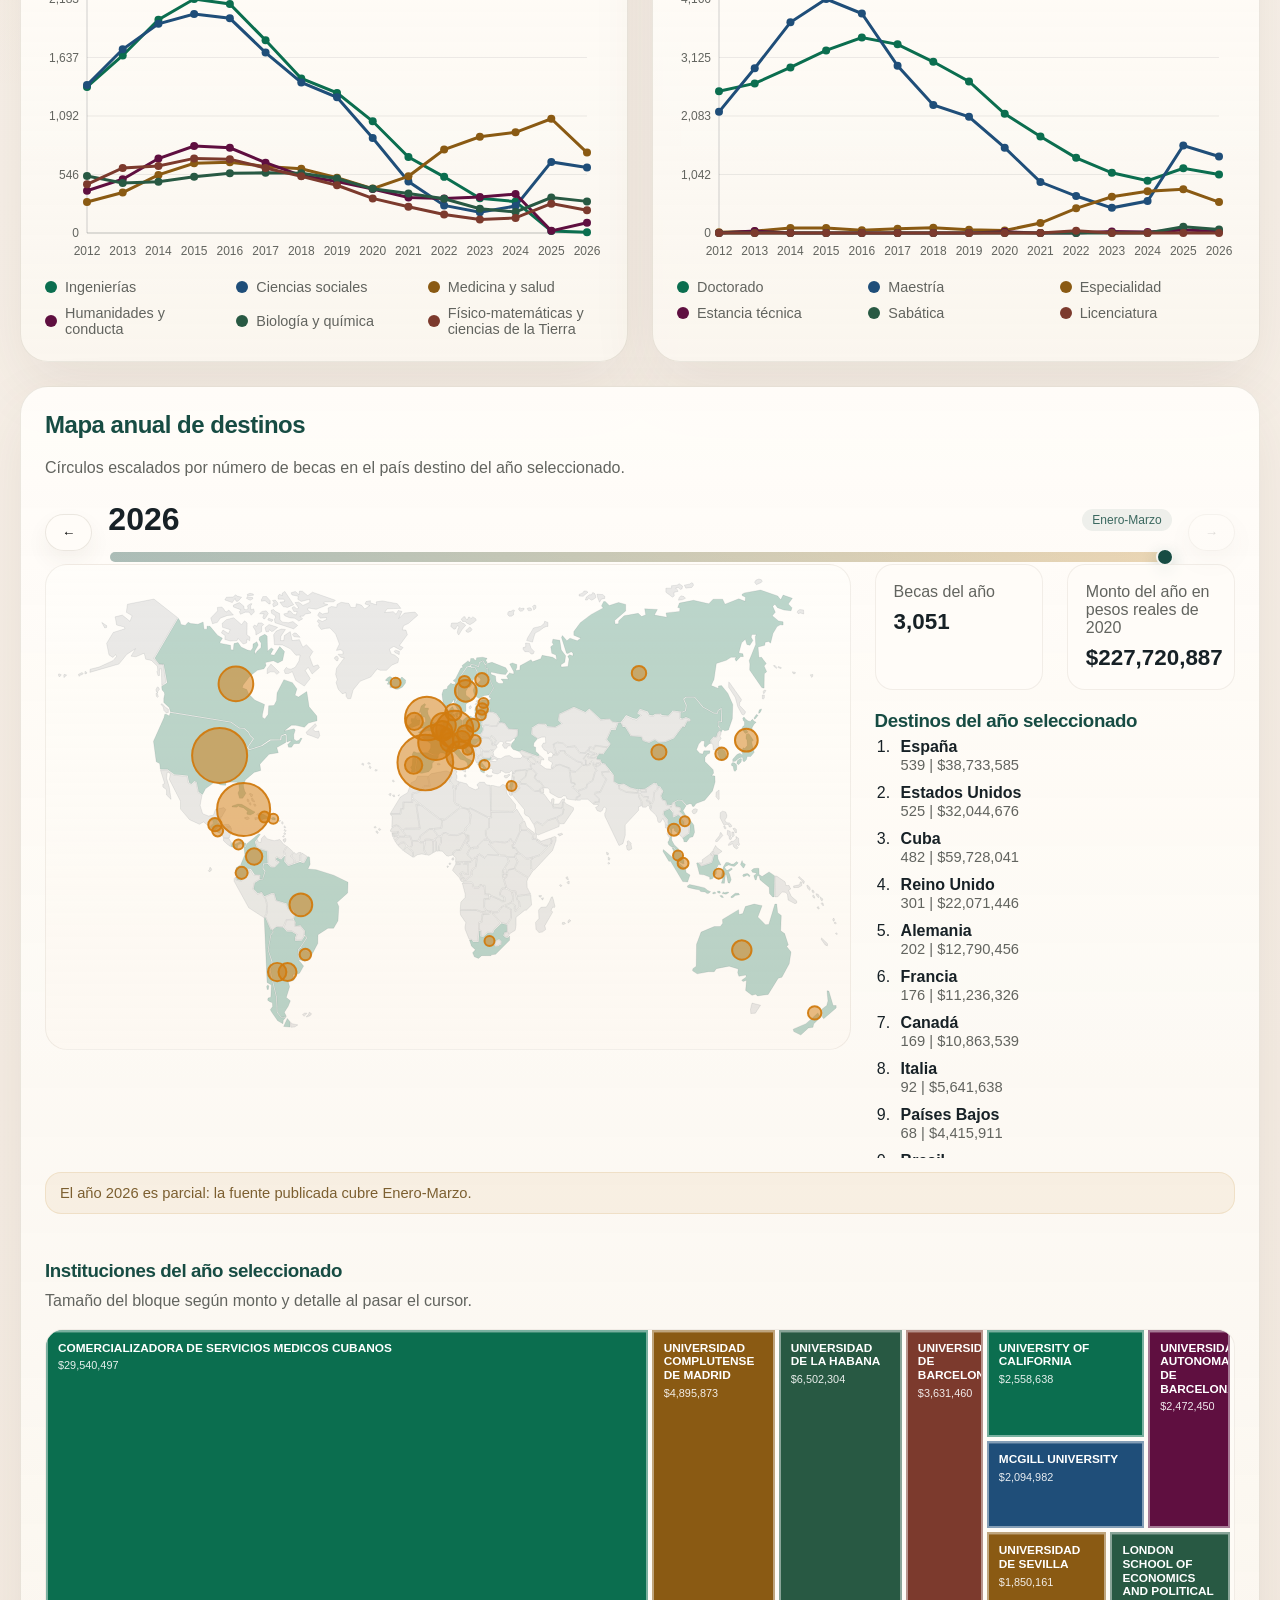
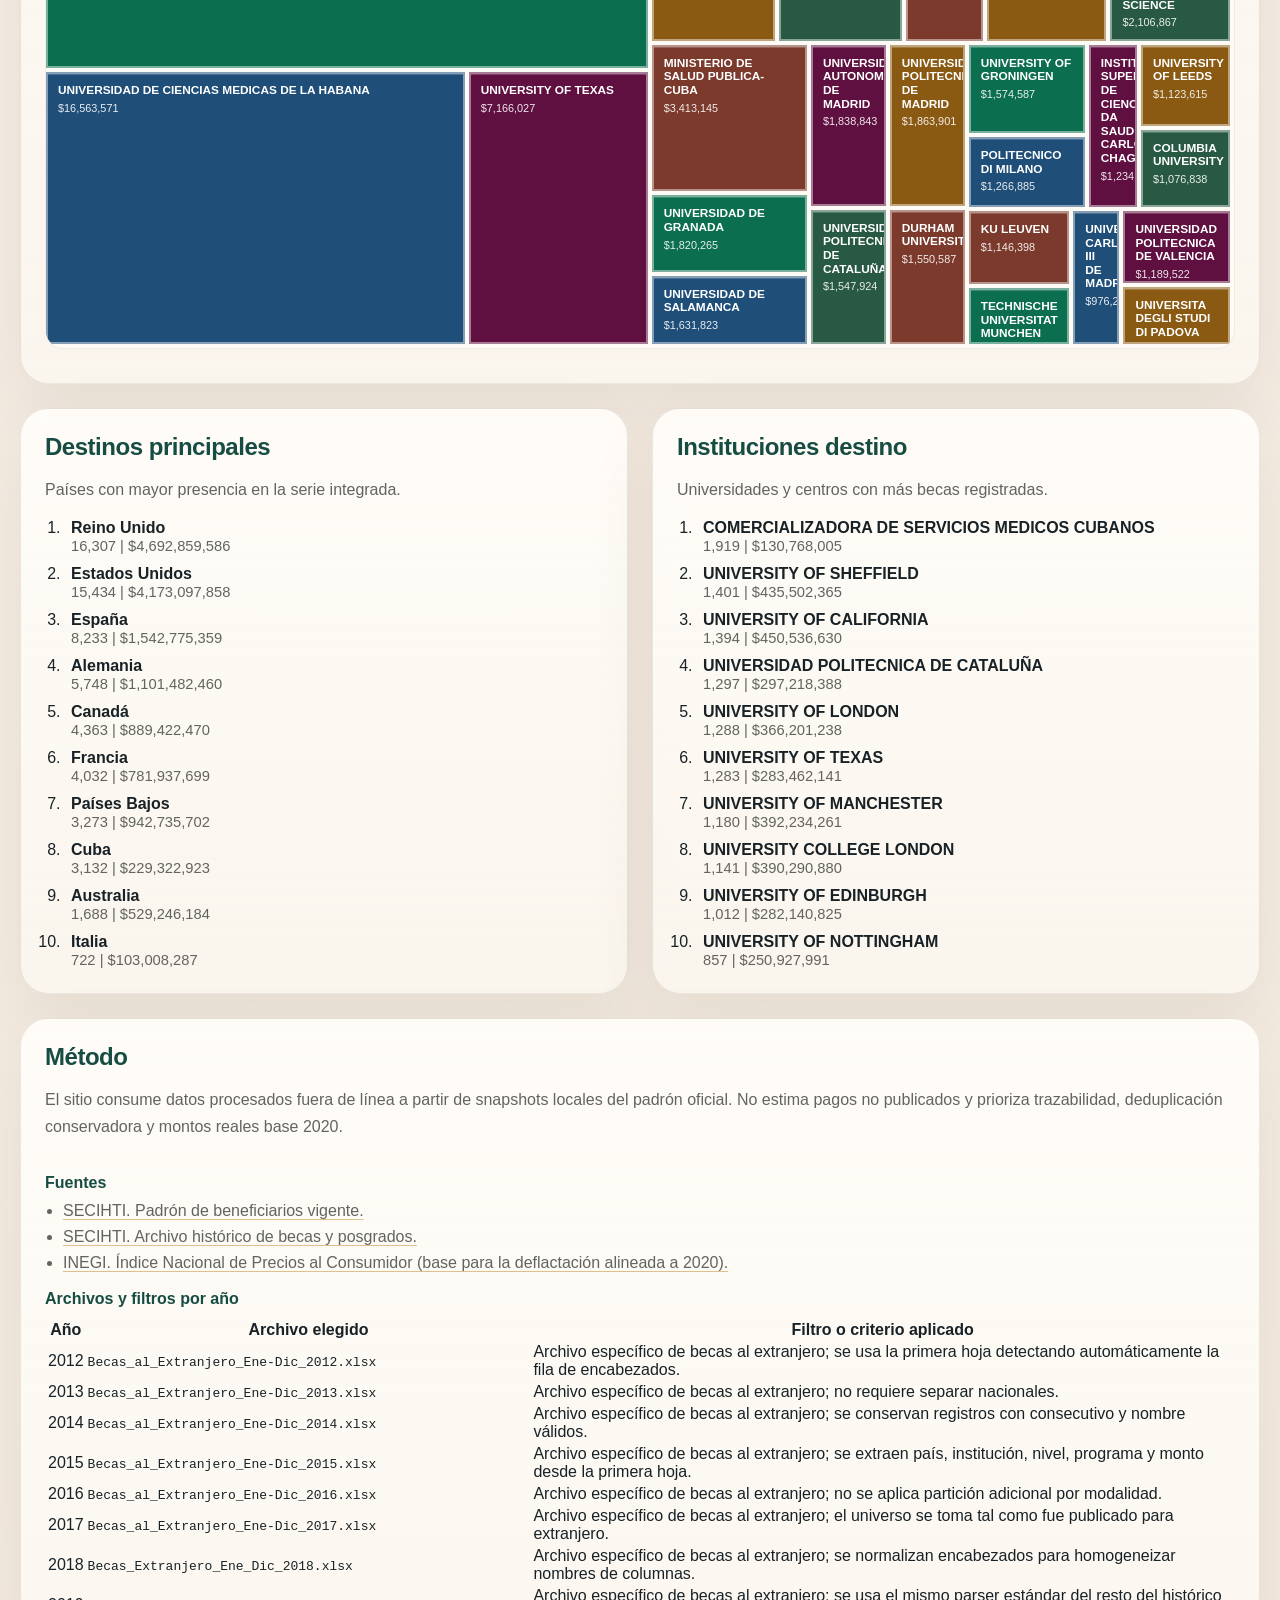
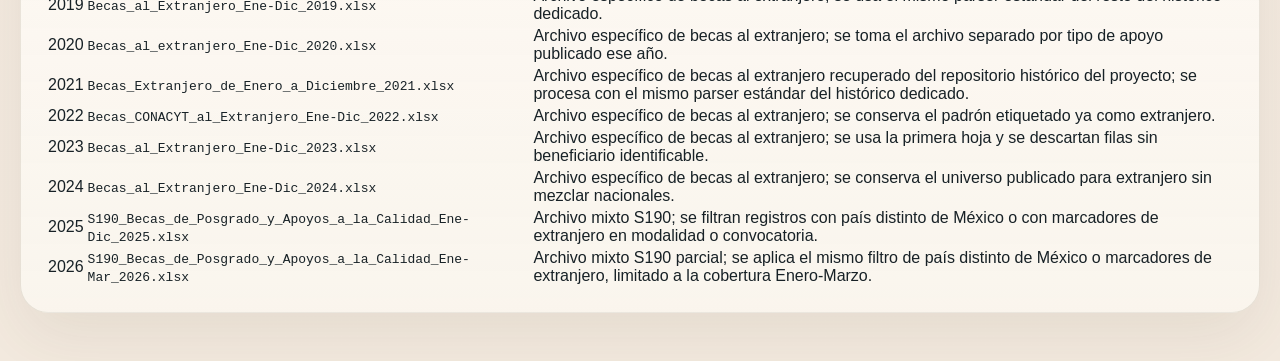
<file: site/index_old.html>
<!DOCTYPE html>
<html lang="es">
  <head>
    <meta charset="utf-8" />
    <meta name="viewport" content="width=device-width, initial-scale=1" />
    <title>Padr&oacute;n de Becas al Extranjero</title>
    <link rel="stylesheet" href="assets/css/styles.css" />
  </head>
  <body>
    <header class="hero">
      <nav class="topbar">
        <div class="brand">Padr&oacute;n de Becas al Extranjero</div>
        <button id="lang-toggle" class="lang-toggle" type="button">ES / EN</button>
      </nav>
      <div class="hero-copy">
        <p class="eyebrow" data-i18n="eyebrow">Serie hist&oacute;rica, montos reales y destinos acad&eacute;micos</p>
        <h1 data-i18n="title">Becas mexicanas al extranjero</h1>
        <p class="lede" data-i18n="lede">
          Proyecto est&aacute;tico biling&uuml;e para explorar la evoluci&oacute;n hist&oacute;rica de las becas al extranjero
          publicadas por Conacyt, Conahcyt y Secihti.
        </p>
      </div>
    </header>

    <main class="layout">
      <section class="kpi-grid">
        <article class="kpi-card">
          <span class="kpi-label" data-i18n="kpi_count">Becas registradas</span>
          <strong id="kpi-count" class="kpi-value">0</strong>
        </article>
        <article class="kpi-card">
          <span class="kpi-label" data-i18n="kpi_amount">Monto real acumulado (base 2020)</span>
          <strong id="kpi-amount" class="kpi-value kpi-value-amount">$0</strong>
        </article>
        <article class="kpi-card">
          <span class="kpi-label" data-i18n="kpi_years">A&ntilde;os cubiertos</span>
          <strong id="kpi-years" class="kpi-value">0</strong>
        </article>
      </section>

      <section class="panel">
        <div class="panel-header">
          <h2 data-i18n="yearly_title">Serie anual</h2>
          <p data-i18n="yearly_subtitle">Resumen del n&uacute;mero de becas y montos reales por a&ntilde;o.</p>
        </div>
        <div id="yearly-chart" class="bars"></div>
      </section>

      <section class="two-column">
        <article class="panel">
          <div class="panel-header">
            <h2 data-i18n="knowledge_area_title">&Aacute;reas del conocimiento</h2>
            <p data-i18n="knowledge_area_subtitle">Evoluci&oacute;n anual del n&uacute;mero de becas por &aacute;rea.</p>
          </div>
          <div id="knowledge-area-line-chart" class="line-chart"></div>
          <div id="knowledge-area-legend" class="line-legend"></div>
        </article>

        <article class="panel">
          <div class="panel-header">
            <h2 data-i18n="degree_title">Nivel de estudios</h2>
            <p data-i18n="degree_subtitle">Evoluci&oacute;n anual del n&uacute;mero de becas por nivel.</p>
          </div>
          <div id="degree-line-chart" class="line-chart"></div>
          <div id="degree-legend" class="line-legend"></div>
        </article>
      </section>

      <section class="panel map-panel">
        <div class="panel-header">
          <h2 data-i18n="map_title">Mapa anual de destinos</h2>
          <p data-i18n="map_subtitle">
            C&iacute;rculos escalados por n&uacute;mero de becas en el pa&iacute;s destino del a&ntilde;o seleccionado.
          </p>
        </div>

        <div class="year-controls">
          <button id="year-prev" class="year-step" type="button" aria-label="Previous year">&#8592;</button>
          <div class="year-slider-wrap">
            <div class="year-slider-header">
              <strong id="selected-year-label" class="selected-year-label">-</strong>
              <span id="selected-year-coverage" class="coverage-pill">-</span>
            </div>
            <input id="year-slider" class="year-slider" type="range" min="0" max="0" value="0" step="1" />
          </div>
          <button id="year-next" class="year-step" type="button" aria-label="Next year">&#8594;</button>
        </div>

        <div class="map-layout">
          <div class="map-stage">
            <div id="world-map-root" class="world-map-root"></div>
          </div>

          <aside class="year-sidecar">
            <div class="year-kpis">
              <article class="year-kpi">
                <span data-i18n="selected_year_count">Becas del a&ntilde;o</span>
                <strong id="selected-year-count">0</strong>
              </article>
              <article class="year-kpi">
                <span data-i18n="selected_year_amount">Monto real del a&ntilde;o</span>
                <strong id="selected-year-amount">$0</strong>
              </article>
            </div>

            <div class="panel-header compact">
              <h3 data-i18n="selected_year_top">Destinos del a&ntilde;o seleccionado</h3>
            </div>
            <ol id="selected-year-country-list" class="ranking compact-ranking"></ol>
          </aside>
        </div>

        <div class="partial-note-slot">
          <div id="partial-note" class="partial-note" hidden></div>
        </div>

        <div class="treemap-section">
          <div class="panel-header treemap-header">
            <h3 data-i18n="selected_year_institutions">Instituciones del a&ntilde;o seleccionado</h3>
            <p data-i18n="selected_year_institutions_subtitle">
              Tama&ntilde;o del bloque seg&uacute;n monto y detalle al pasar el cursor.
            </p>
          </div>
          <div id="selected-year-institution-note" class="viz-note" hidden></div>
          <div id="selected-year-institution-treemap" class="treemap"></div>
        </div>
      </section>

      <section class="two-column">
        <article class="panel">
          <div class="panel-header">
            <h2 data-i18n="countries_title">Destinos principales</h2>
            <p data-i18n="countries_subtitle">Pa&iacute;ses con mayor presencia en la serie integrada.</p>
          </div>
          <ol id="country-list" class="ranking"></ol>
        </article>

        <article class="panel">
          <div class="panel-header">
            <h2 data-i18n="institutions_title">Instituciones destino</h2>
            <p data-i18n="institutions_subtitle">Universidades y centros con m&aacute;s becas registradas.</p>
          </div>
          <ol id="institution-list" class="ranking"></ol>
        </article>
      </section>

      <section class="panel note-panel">
        <div class="panel-header">
          <h2 data-i18n="method_title">M&eacute;todo</h2>
          <p data-i18n="method_body">
            El sitio consume datos procesados fuera de l&iacute;nea. No estima pagos no publicados y prioriza
            trazabilidad, deduplicaci&oacute;n conservadora y montos reales base 2020.
          </p>
        </div>
        <div class="source-block">
          <h3 data-i18n="method_sources_title">Fuentes</h3>
          <ul class="source-list">
            <li>
              <a
                href="https://www.secihti.mx/padron-de-beneficiarios/"
                target="_blank"
                rel="noreferrer"
                data-i18n="method_source_current"
              >SECIHTI. Padr&oacute;n de beneficiarios vigente.</a>
            </li>
            <li>
              <a
                href="https://secihti.mx/becas_posgrados/padron-de-beneficiarios/"
                target="_blank"
                rel="noreferrer"
                data-i18n="method_source_historical"
              >SECIHTI. Archivo hist&oacute;rico de becas y posgrados.</a>
            </li>
            <li>
              <a
                href="https://www.inegi.org.mx/temas/inpc/"
                target="_blank"
                rel="noreferrer"
                data-i18n="method_source_inflation"
              >INEGI. &Iacute;ndice Nacional de Precios al Consumidor (base para la deflactaci&oacute;n alineada a 2020).</a>
            </li>
          </ul>
        </div>
        <div class="source-block method-selection-block">
          <h3 data-i18n="method_selection_title">Archivos y filtros por a&ntilde;o</h3>
          <div class="method-selection-table-wrap">
            <table class="method-selection-table">
              <thead>
                <tr>
                  <th data-i18n="method_selection_year">A&ntilde;o</th>
                  <th data-i18n="method_selection_file">Archivo elegido</th>
                  <th data-i18n="method_selection_rule">Filtro o criterio aplicado</th>
                </tr>
              </thead>
              <tbody id="method-selection-body"></tbody>
            </table>
          </div>
        </div>
      </section>
    </main>

    <script src="assets/data/summary.js"></script>
    <script src="assets/data/world-map.js"></script>
    <script src="assets/js/app.js"></script>
  </body>
</html>
</file>
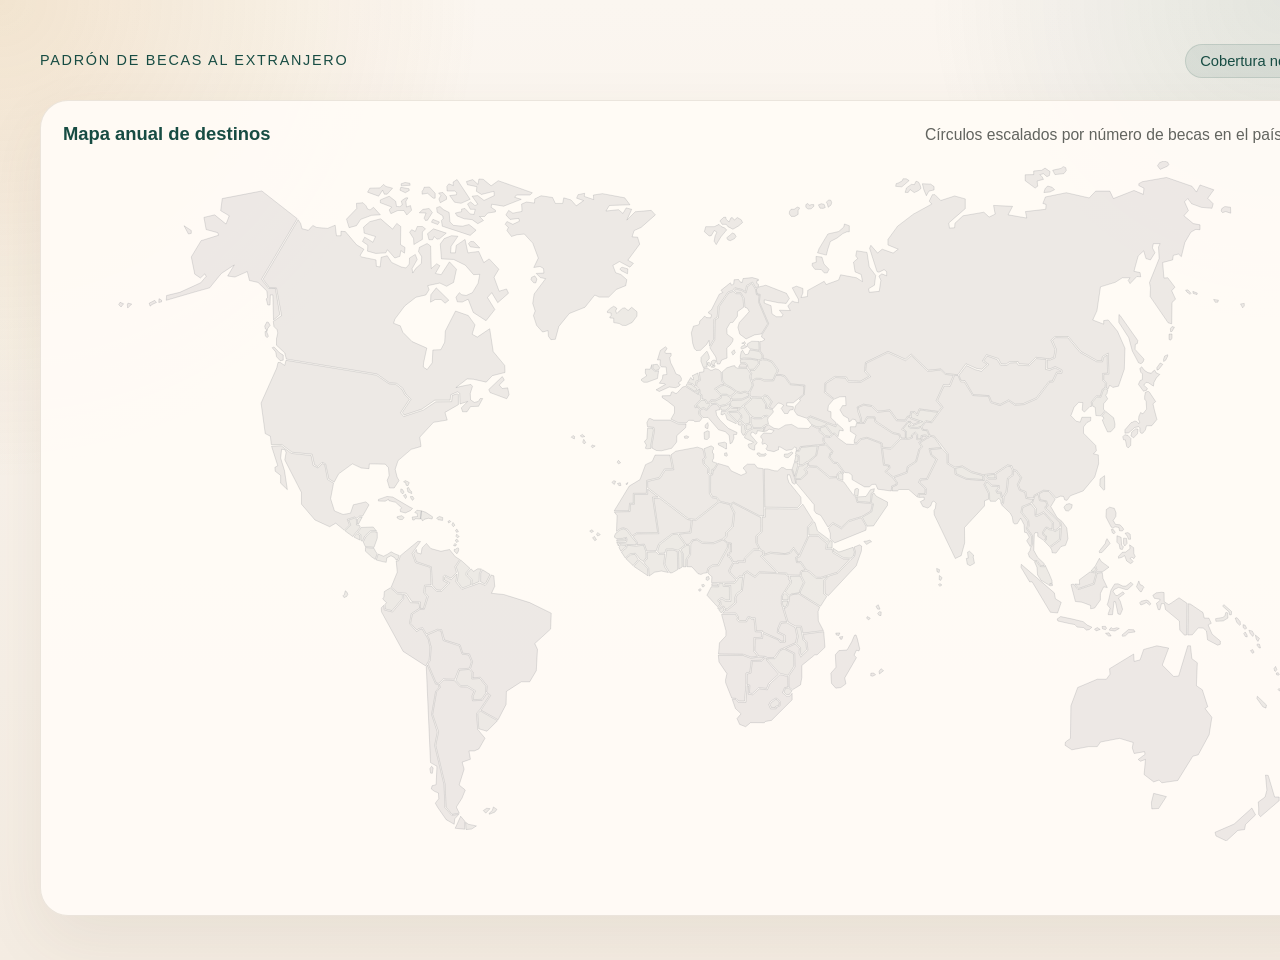
<file: site/map_capture.html>
<!DOCTYPE html>
<html lang="es">
  <head>
    <meta charset="utf-8" />
    <meta name="viewport" content="width=device-width, initial-scale=1" />
    <title>Map Capture</title>
    <style>
      :root {
        --bg: #f6efe6;
        --surface: rgba(255, 251, 246, 0.94);
        --ink: #172126;
        --muted: #62645f;
        --accent: #174c43;
        --accent-2: #c7923c;
        --border: rgba(91, 72, 46, 0.12);
      }

      * {
        box-sizing: border-box;
      }

      body {
        margin: 0;
        font-family: "Aptos", "Segoe UI", "Inter", "Helvetica Neue", Arial, sans-serif;
        color: var(--ink);
        background:
          radial-gradient(circle at top left, rgba(199, 146, 60, 0.18), transparent 30%),
          radial-gradient(circle at top right, rgba(23, 76, 67, 0.1), transparent 22%),
          linear-gradient(180deg, #fbf6f0 0%, #f4ece2 100%);
      }

      .frame {
        width: 1400px;
        min-height: 900px;
        margin: 0 auto;
        padding: 44px 40px;
      }

      .header {
        display: flex;
        justify-content: space-between;
        align-items: end;
        gap: 24px;
        margin-bottom: 22px;
      }

      .eyebrow {
        margin: 0 0 10px;
        color: var(--accent);
        font-size: 0.9rem;
        letter-spacing: 0.12em;
        text-transform: uppercase;
      }

      h1 {
        margin: 0;
        font-size: 3.6rem;
        line-height: 0.95;
        letter-spacing: -0.05em;
      }

      .coverage {
        display: inline-flex;
        align-items: center;
        border-radius: 999px;
        background: rgba(23, 76, 67, 0.08);
        border: 1px solid rgba(23, 76, 67, 0.12);
        color: var(--accent);
        padding: 8px 14px;
        font-size: 0.92rem;
        white-space: nowrap;
      }

      .panel {
        background: var(--surface);
        border: 1px solid var(--border);
        border-radius: 28px;
        box-shadow: 0 24px 64px rgba(91, 72, 46, 0.08);
        padding: 22px 22px 18px;
      }

      .panel-header {
        display: flex;
        justify-content: space-between;
        align-items: baseline;
        gap: 20px;
        margin-bottom: 16px;
      }

      .panel-title {
        margin: 0;
        font-size: 1.15rem;
        color: var(--accent);
      }

      .panel-subtitle {
        margin: 0;
        color: var(--muted);
        font-size: 0.98rem;
      }

      .world-map-root {
        position: relative;
        min-height: 680px;
      }

      .map-base,
      .bubble-layer {
        position: absolute;
        inset: 0;
        width: 100%;
        height: 100%;
      }

      .world-map-svg,
      .bubble-layer {
        width: 100%;
        height: 100%;
      }

      .world-map-svg [id] {
        fill: rgba(27, 36, 48, 0.08);
        stroke: rgba(27, 36, 48, 0.14);
        stroke-width: 0.6;
      }

      .world-map-svg .is-active-country {
        fill: rgba(23, 76, 67, 0.24);
      }

      .map-bubble {
        fill: rgba(199, 146, 60, 0.45);
        stroke: rgba(199, 146, 60, 0.94);
        stroke-width: 2.2;
      }

      .note {
        margin-top: 16px;
        min-height: 40px;
        color: #7c5f30;
        font-size: 0.94rem;
      }
    </style>
  </head>
  <body>
    <div class="frame">
      <div class="header">
        <div>
          <p class="eyebrow">Padrón de becas al extranjero</p>
          <h1 id="year-title">Año</h1>
        </div>
        <div id="coverage-pill" class="coverage">Cobertura</div>
      </div>

      <section class="panel">
        <div class="panel-header">
          <h2 class="panel-title">Mapa anual de destinos</h2>
          <p class="panel-subtitle">Círculos escalados por número de becas en el país destino</p>
        </div>
        <div id="world-map-root" class="world-map-root"></div>
        <div id="partial-note" class="note"></div>
      </section>
    </div>

    <script src="assets/data/summary.js"></script>
    <script src="assets/data/world-map.js"></script>
    <script>
      const params = new URLSearchParams(window.location.search);
      const hashYear = window.location.hash ? Number(window.location.hash.replace(/^#/, "")) : NaN;
      const year = Number.isFinite(hashYear) ? hashYear : Number(params.get("year"));
      const summary = window.__SITE_SUMMARY__ || {};
      const rows = (summary.country_yearly || []).filter((row) => Number(row.source_year) === year);
      const meta = (summary.year_metadata || []).find((row) => Number(row.source_year) === year) || {};

      document.getElementById("year-title").textContent = String(year || "");
      document.getElementById("coverage-pill").textContent = meta.coverage_label || "Cobertura no indicada";
      document.getElementById("partial-note").textContent = meta.is_partial_period
        ? `La fuente publicada para ${year} cubre ${meta.coverage_label || ""}.`
        : "";

      const root = document.getElementById("world-map-root");
      root.innerHTML = `<div class="map-base"></div>`;
      const base = root.querySelector(".map-base");
      base.innerHTML = window.__WORLD_MAP_SVG__ || "";
      const baseSvg = base.querySelector("svg");
      if (!baseSvg) {
        root.textContent = "Mapa no disponible.";
      } else {
        baseSvg.classList.add("world-map-svg");
        const viewBox = (baseSvg.getAttribute("viewBox") || "0 0 800 460")
          .split(/\s+/)
          .map((value) => Number(value));

        const bubbleSvg = document.createElementNS("http://www.w3.org/2000/svg", "svg");
        bubbleSvg.setAttribute("viewBox", viewBox.join(" "));
        bubbleSvg.setAttribute("preserveAspectRatio", "xMidYMid meet");
        bubbleSvg.classList.add("bubble-layer");
        root.appendChild(bubbleSvg);

        const getAnchor = (mapCode) => {
          const target = baseSvg.querySelector(`[id="${mapCode}"]`);
          if (!target) return null;
          const mainland = typeof target.querySelector === "function" ? target.querySelector(".mainland") : null;
          const anchorTarget = mainland || target;
          const bbox = anchorTarget.getBBox();
          return {
            x: bbox.x + bbox.width / 2,
            y: bbox.y + bbox.height / 2,
            target: mainland || target
          };
        };

        const validRows = rows.filter((row) => row.map_code);
        const maxCount = Math.max(...validRows.map((row) => Number(row.scholarship_count || 0)), 1);

        validRows.forEach((row) => {
          const anchor = getAnchor(row.map_code);
          if (!anchor) return;
          anchor.target.classList.add("is-active-country");

          const circle = document.createElementNS("http://www.w3.org/2000/svg", "circle");
          const radius = 4 + Math.sqrt(Number(row.scholarship_count || 0) / maxCount) * 28;
          circle.setAttribute("cx", anchor.x);
          circle.setAttribute("cy", anchor.y);
          circle.setAttribute("r", radius.toFixed(2));
          circle.setAttribute("class", "map-bubble");
          bubbleSvg.appendChild(circle);
        });
      }
    </script>
  </body>
</html>
</file>
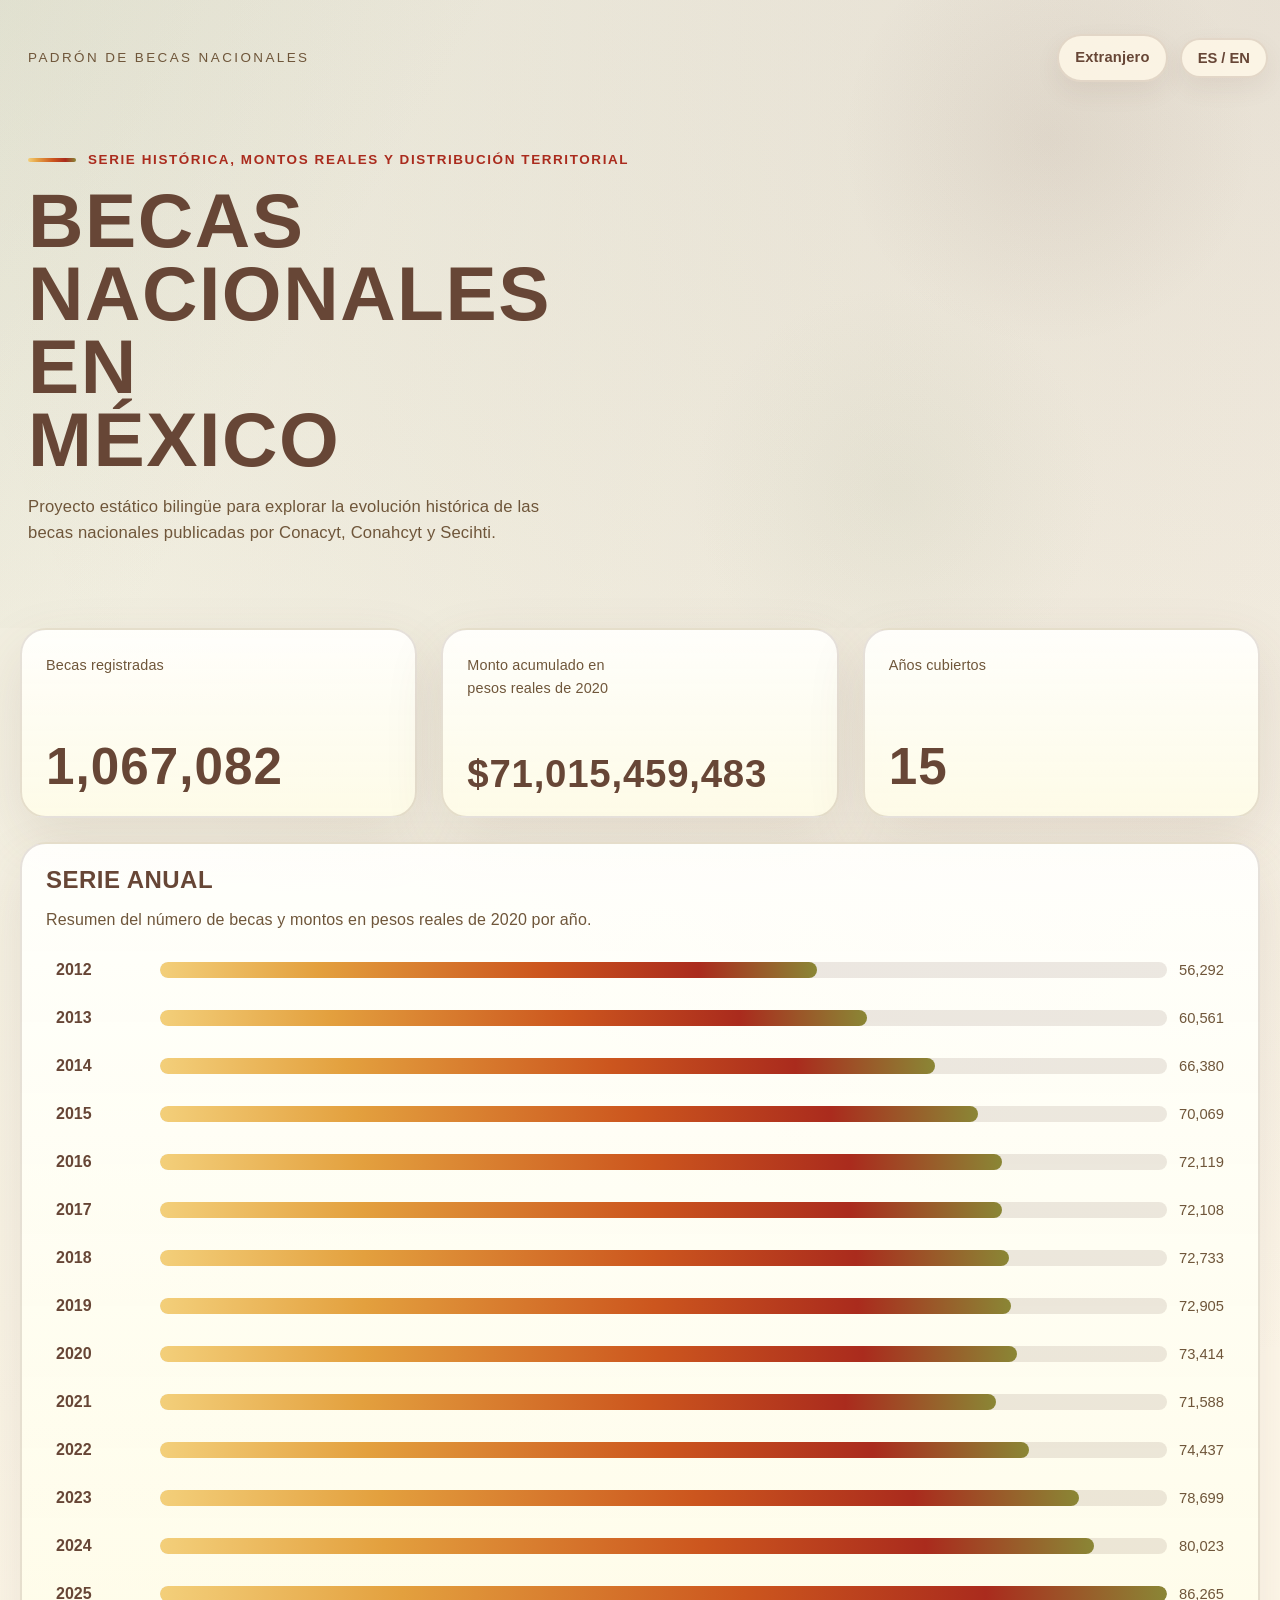
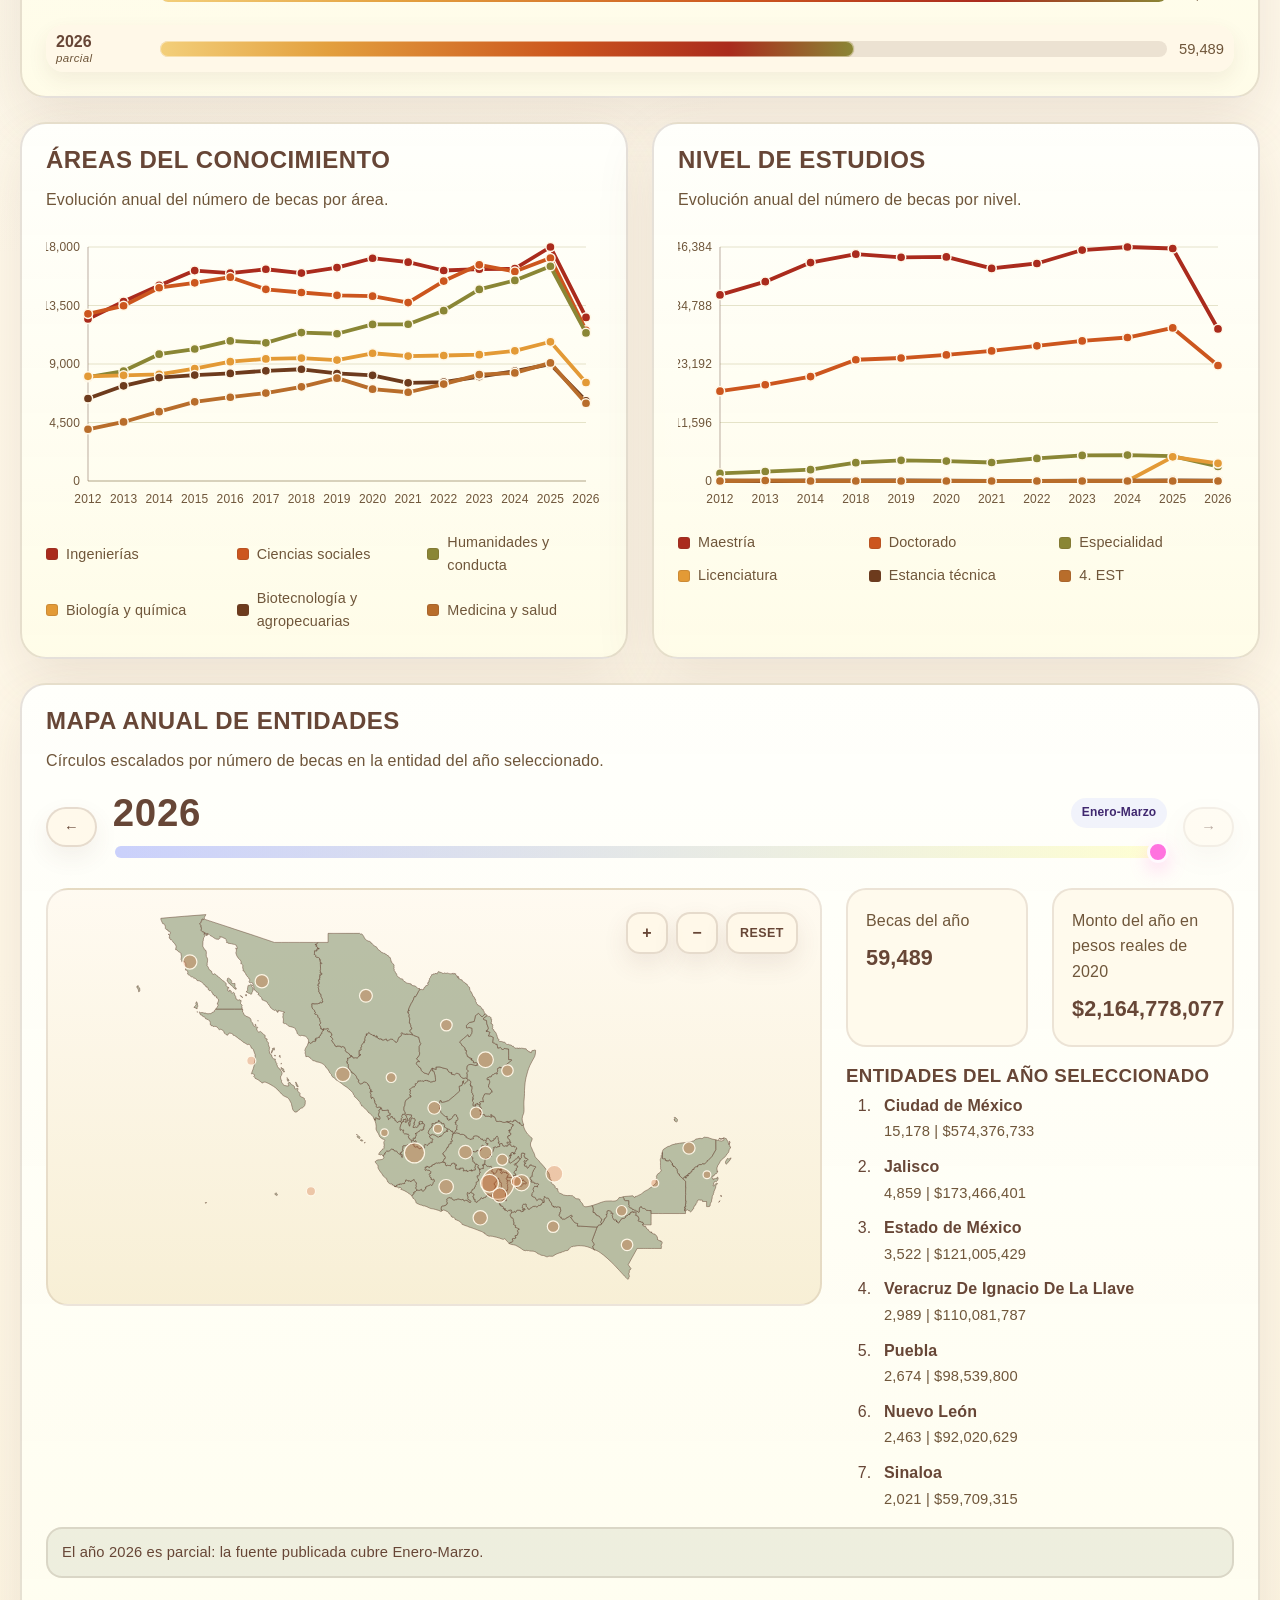
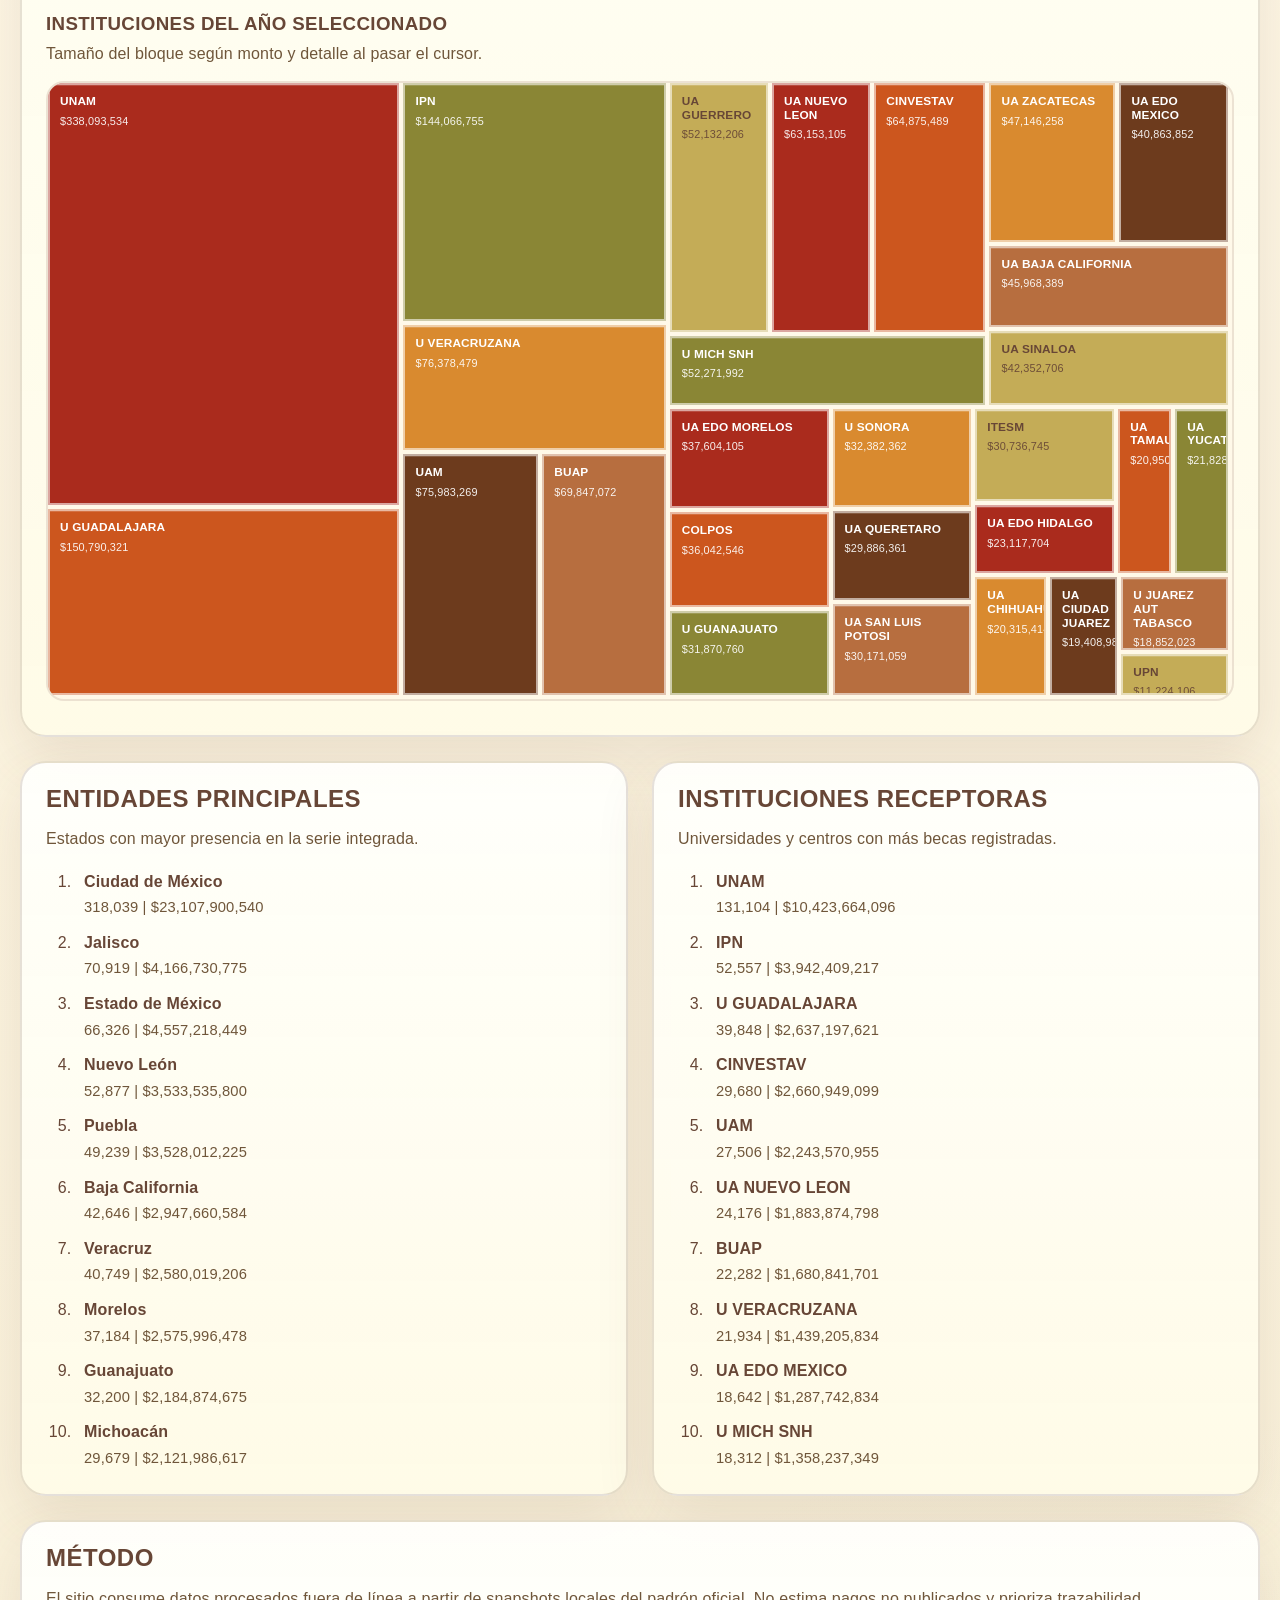
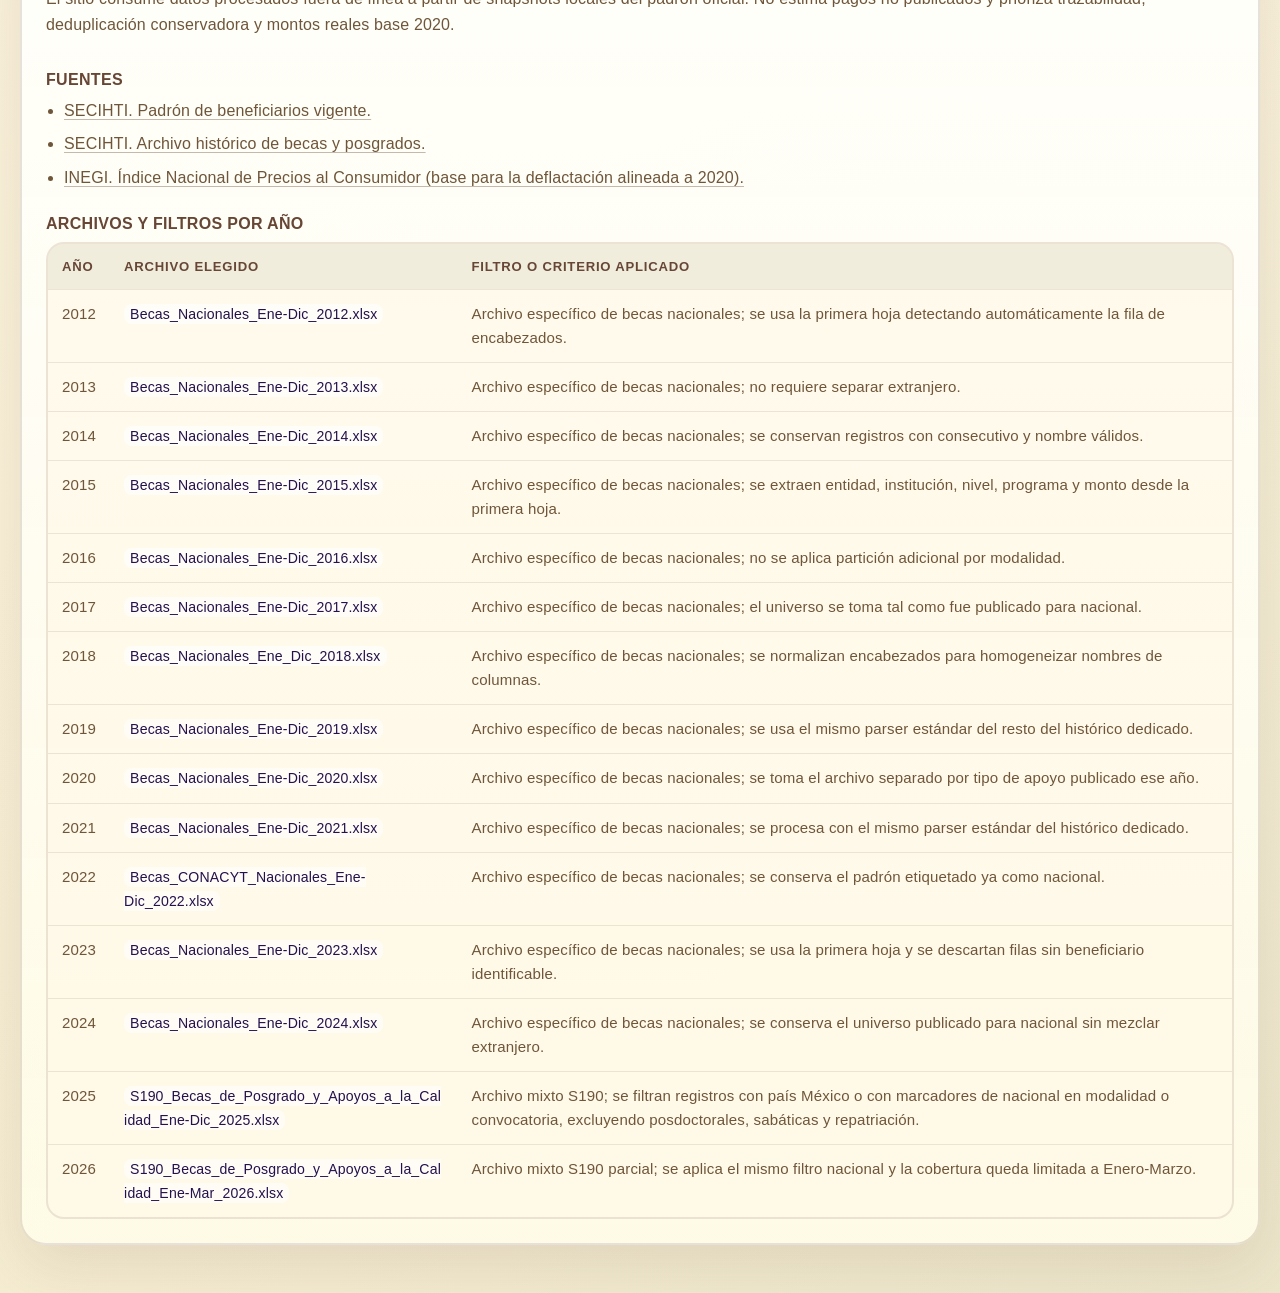
<file: site/nacionales.html>
<!DOCTYPE html>
<html lang="es">
  <head>
    <meta charset="utf-8" />
    <meta name="viewport" content="width=device-width, initial-scale=1" />
    <title>Padr&oacute;n de Becas Nacionales</title>
    <link rel="stylesheet" href="assets/css/styles_bis.css" />
  </head>
  <body class="theme-national">
    <header class="hero">
      <nav class="topbar">
        <div class="brand">Padr&oacute;n de Becas Nacionales</div>
        <div class="topbar-actions">
          <a class="topbar-link" href="index.html">Extranjero</a>
          <button id="lang-toggle" class="lang-toggle" type="button">ES / EN</button>
        </div>
      </nav>
      <div class="hero-copy">
        <p class="eyebrow" data-i18n="eyebrow">Serie hist&oacute;rica, montos reales y distribuci&oacute;n territorial</p>
        <h1 data-i18n="title">Becas nacionales en M&eacute;xico</h1>
        <p class="lede" data-i18n="lede">
          Proyecto est&aacute;tico biling&uuml;e para explorar la evoluci&oacute;n hist&oacute;rica de las becas nacionales
          publicadas por Conacyt, Conahcyt y Secihti.
        </p>
      </div>
    </header>

    <main class="layout">
      <section class="kpi-grid">
        <article class="kpi-card">
          <span class="kpi-label" data-i18n="kpi_count">Becas registradas</span>
          <strong id="kpi-count" class="kpi-value">0</strong>
        </article>
        <article class="kpi-card">
          <span class="kpi-label" data-i18n="kpi_amount">Monto acumulado en pesos reales de 2020</span>
          <strong id="kpi-amount" class="kpi-value kpi-value-amount">$0</strong>
        </article>
        <article class="kpi-card">
          <span class="kpi-label" data-i18n="kpi_years">A&ntilde;os cubiertos</span>
          <strong id="kpi-years" class="kpi-value">0</strong>
        </article>
      </section>

      <section class="panel">
        <div class="panel-header">
          <h2 data-i18n="yearly_title">Serie anual</h2>
          <p data-i18n="yearly_subtitle">Resumen del n&uacute;mero de becas y montos reales por a&ntilde;o.</p>
        </div>
        <div id="yearly-chart" class="bars"></div>
      </section>

      <section class="two-column">
        <article class="panel">
          <div class="panel-header">
            <h2 data-i18n="knowledge_area_title">&Aacute;reas del conocimiento</h2>
            <p data-i18n="knowledge_area_subtitle">Evoluci&oacute;n anual del n&uacute;mero de becas por &aacute;rea.</p>
          </div>
          <div id="knowledge-area-line-chart" class="line-chart"></div>
          <div id="knowledge-area-legend" class="line-legend"></div>
        </article>

        <article class="panel">
          <div class="panel-header">
            <h2 data-i18n="degree_title">Nivel de estudios</h2>
            <p data-i18n="degree_subtitle">Evoluci&oacute;n anual del n&uacute;mero de becas por nivel.</p>
          </div>
          <div id="degree-line-chart" class="line-chart"></div>
          <div id="degree-legend" class="line-legend"></div>
        </article>
      </section>

      <section class="panel map-panel">
        <div class="panel-header">
          <h2 data-i18n="map_title">Mapa anual de entidades</h2>
          <p data-i18n="map_subtitle">
            C&iacute;rculos escalados por n&uacute;mero de becas en la entidad del a&ntilde;o seleccionado.
          </p>
        </div>

        <div class="year-controls">
          <button id="year-prev" class="year-step" type="button" aria-label="Previous year">&#8592;</button>
          <div class="year-slider-wrap">
            <div class="year-slider-header">
              <strong id="selected-year-label" class="selected-year-label">-</strong>
              <span id="selected-year-coverage" class="coverage-pill">-</span>
            </div>
            <input id="year-slider" class="year-slider" type="range" min="0" max="0" value="0" step="1" />
          </div>
          <button id="year-next" class="year-step" type="button" aria-label="Next year">&#8594;</button>
        </div>

        <div class="map-layout">
          <div class="map-stage">
            <div class="map-tools" aria-label="Map controls">
              <button id="map-zoom-in" class="map-tool" type="button" aria-label="Zoom in">+</button>
              <button id="map-zoom-out" class="map-tool" type="button" aria-label="Zoom out">&minus;</button>
              <button id="map-zoom-reset" class="map-tool map-tool-reset" type="button" aria-label="Reset zoom">Reset</button>
            </div>
            <div id="world-map-root" class="world-map-root"></div>
          </div>

          <aside class="year-sidecar">
            <div class="year-kpis">
              <article class="year-kpi">
                <span data-i18n="selected_year_count">Becas del a&ntilde;o</span>
                <strong id="selected-year-count">0</strong>
              </article>
              <article class="year-kpi">
                <span data-i18n="selected_year_amount">Monto real del a&ntilde;o</span>
                <strong id="selected-year-amount">$0</strong>
              </article>
            </div>

            <div class="panel-header compact">
              <h3 data-i18n="selected_year_top">Entidades del a&ntilde;o seleccionado</h3>
            </div>
            <ol id="selected-year-country-list" class="ranking compact-ranking"></ol>
          </aside>
        </div>

        <div class="partial-note-slot">
          <div id="partial-note" class="partial-note" hidden></div>
        </div>

        <div class="treemap-section">
          <div class="panel-header treemap-header">
            <h3 data-i18n="selected_year_institutions">Instituciones del a&ntilde;o seleccionado</h3>
            <p data-i18n="selected_year_institutions_subtitle">
              Tama&ntilde;o del bloque seg&uacute;n monto y detalle al pasar el cursor.
            </p>
          </div>
          <div id="selected-year-institution-note" class="viz-note" hidden></div>
          <div id="selected-year-institution-treemap" class="treemap"></div>
        </div>
      </section>

      <section class="two-column">
        <article class="panel">
          <div class="panel-header">
            <h2 data-i18n="entities_title">Entidades principales</h2>
            <p data-i18n="entities_subtitle">Estados con mayor presencia en la serie integrada.</p>
          </div>
          <ol id="country-list" class="ranking"></ol>
        </article>

        <article class="panel">
          <div class="panel-header">
            <h2 data-i18n="institutions_title">Instituciones receptoras</h2>
            <p data-i18n="institutions_subtitle">Universidades y centros con m&aacute;s becas registradas.</p>
          </div>
          <ol id="institution-list" class="ranking"></ol>
        </article>
      </section>

      <section class="panel note-panel">
        <div class="panel-header">
          <h2 data-i18n="method_title">M&eacute;todo</h2>
          <p data-i18n="method_body">
            El sitio consume datos procesados fuera de l&iacute;nea. No estima pagos no publicados y prioriza
            trazabilidad, deduplicaci&oacute;n conservadora y montos reales base 2020.
          </p>
        </div>
        <div class="source-block">
          <h3 data-i18n="method_sources_title">Fuentes</h3>
          <ul class="source-list">
            <li>
              <a href="https://www.secihti.mx/padron-de-beneficiarios/" target="_blank" rel="noreferrer" data-i18n="method_source_current"
                >SECIHTI. Padr&oacute;n de beneficiarios vigente.</a
              >
            </li>
            <li>
              <a
                href="https://secihti.mx/becas_posgrados/padron-de-beneficiarios/"
                target="_blank"
                rel="noreferrer"
                data-i18n="method_source_historical"
                >SECIHTI. Archivo hist&oacute;rico de becas y posgrados.</a
              >
            </li>
            <li>
              <a href="https://www.inegi.org.mx/temas/inpc/" target="_blank" rel="noreferrer" data-i18n="method_source_inflation"
                >INEGI. &Iacute;ndice Nacional de Precios al Consumidor (base para la deflactaci&oacute;n alineada a 2020).</a
              >
            </li>
          </ul>
        </div>
        <div class="source-block method-selection-block">
          <h3 data-i18n="method_selection_title">Archivos y filtros por a&ntilde;o</h3>
          <div class="method-selection-table-wrap">
            <table class="method-selection-table">
              <thead>
                <tr>
                  <th data-i18n="method_selection_year">A&ntilde;o</th>
                  <th data-i18n="method_selection_file">Archivo elegido</th>
                  <th data-i18n="method_selection_rule">Filtro o criterio aplicado</th>
                </tr>
              </thead>
              <tbody id="method-selection-body"></tbody>
            </table>
          </div>
        </div>
      </section>
    </main>

    <script src="assets/data/summary_national.js"></script>
    <script src="assets/js/app_national.js"></script>
  </body>
</html>
</file>
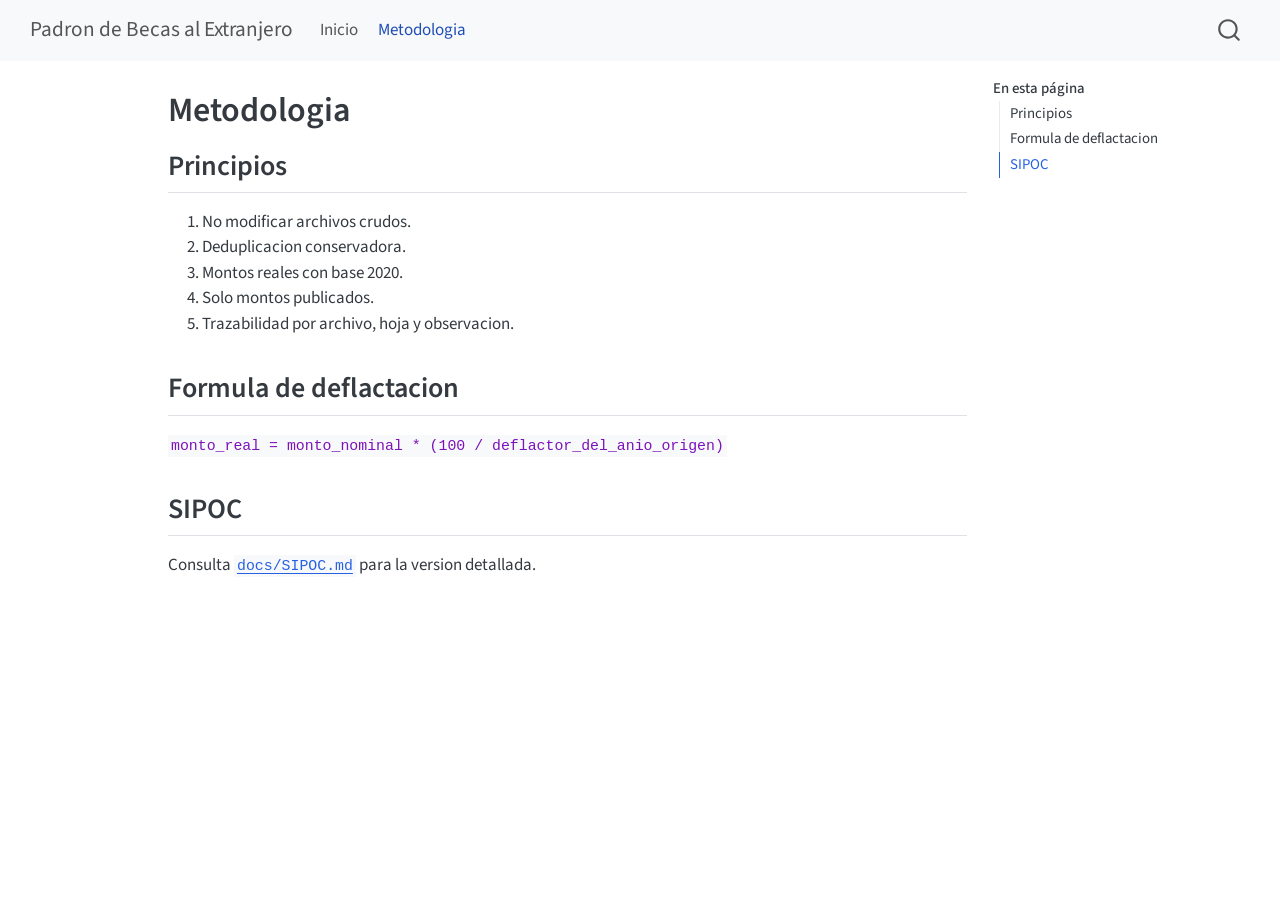
<file: site/quarto/metodologia.html>
<!DOCTYPE html>
<html xmlns="http://www.w3.org/1999/xhtml" lang="es" xml:lang="es"><head>

<meta charset="utf-8">
<meta name="generator" content="quarto-1.6.40">

<meta name="viewport" content="width=device-width, initial-scale=1.0, user-scalable=yes">


<title>Metodologia – Padron de Becas al Extranjero</title>
<style>
code{white-space: pre-wrap;}
span.smallcaps{font-variant: small-caps;}
div.columns{display: flex; gap: min(4vw, 1.5em);}
div.column{flex: auto; overflow-x: auto;}
div.hanging-indent{margin-left: 1.5em; text-indent: -1.5em;}
ul.task-list{list-style: none;}
ul.task-list li input[type="checkbox"] {
  width: 0.8em;
  margin: 0 0.8em 0.2em -1em; /* quarto-specific, see https://github.com/quarto-dev/quarto-cli/issues/4556 */ 
  vertical-align: middle;
}
</style>


<script src="site_libs/quarto-nav/quarto-nav.js"></script>
<script src="site_libs/quarto-nav/headroom.min.js"></script>
<script src="site_libs/clipboard/clipboard.min.js"></script>
<script src="site_libs/quarto-search/autocomplete.umd.js"></script>
<script src="site_libs/quarto-search/fuse.min.js"></script>
<script src="site_libs/quarto-search/quarto-search.js"></script>
<meta name="quarto:offset" content="./">
<script src="site_libs/quarto-html/quarto.js"></script>
<script src="site_libs/quarto-html/popper.min.js"></script>
<script src="site_libs/quarto-html/tippy.umd.min.js"></script>
<script src="site_libs/quarto-html/anchor.min.js"></script>
<link href="site_libs/quarto-html/tippy.css" rel="stylesheet">
<link href="site_libs/quarto-html/quarto-syntax-highlighting-549806ee2085284f45b00abea8c6df48.css" rel="stylesheet" id="quarto-text-highlighting-styles">
<script src="site_libs/bootstrap/bootstrap.min.js"></script>
<link href="site_libs/bootstrap/bootstrap-icons.css" rel="stylesheet">
<link href="site_libs/bootstrap/bootstrap-ddd961a2510921635943dfbbd19534c4.min.css" rel="stylesheet" append-hash="true" id="quarto-bootstrap" data-mode="light">
<script id="quarto-search-options" type="application/json">{
  "location": "navbar",
  "copy-button": false,
  "collapse-after": 3,
  "panel-placement": "end",
  "type": "overlay",
  "limit": 50,
  "keyboard-shortcut": [
    "f",
    "/",
    "s"
  ],
  "show-item-context": false,
  "language": {
    "search-no-results-text": "Sin resultados",
    "search-matching-documents-text": "documentos encontrados",
    "search-copy-link-title": "Copiar el enlace en la búsqueda",
    "search-hide-matches-text": "Ocultar resultados adicionales",
    "search-more-match-text": "resultado adicional en este documento",
    "search-more-matches-text": "resultados adicionales en este documento",
    "search-clear-button-title": "Borrar",
    "search-text-placeholder": "",
    "search-detached-cancel-button-title": "Cancelar",
    "search-submit-button-title": "Enviar",
    "search-label": "Buscar"
  }
}</script>


</head>

<body class="nav-fixed">

<div id="quarto-search-results"></div>
  <header id="quarto-header" class="headroom fixed-top">
    <nav class="navbar navbar-expand-lg " data-bs-theme="dark">
      <div class="navbar-container container-fluid">
      <div class="navbar-brand-container mx-auto">
    <a class="navbar-brand" href="./index.html">
    <span class="navbar-title">Padron de Becas al Extranjero</span>
    </a>
  </div>
            <div id="quarto-search" class="" title="Buscar"></div>
          <button class="navbar-toggler" type="button" data-bs-toggle="collapse" data-bs-target="#navbarCollapse" aria-controls="navbarCollapse" role="menu" aria-expanded="false" aria-label="Navegación de palanca" onclick="if (window.quartoToggleHeadroom) { window.quartoToggleHeadroom(); }">
  <span class="navbar-toggler-icon"></span>
</button>
          <div class="collapse navbar-collapse" id="navbarCollapse">
            <ul class="navbar-nav navbar-nav-scroll me-auto">
  <li class="nav-item">
    <a class="nav-link" href="./index.html"> 
<span class="menu-text">Inicio</span></a>
  </li>  
  <li class="nav-item">
    <a class="nav-link active" href="./metodologia.html" aria-current="page"> 
<span class="menu-text">Metodologia</span></a>
  </li>  
</ul>
          </div> <!-- /navcollapse -->
            <div class="quarto-navbar-tools">
</div>
      </div> <!-- /container-fluid -->
    </nav>
</header>
<!-- content -->
<div id="quarto-content" class="quarto-container page-columns page-rows-contents page-layout-article page-navbar">
<!-- sidebar -->
<!-- margin-sidebar -->
    <div id="quarto-margin-sidebar" class="sidebar margin-sidebar">
        <nav id="TOC" role="doc-toc" class="toc-active">
    <h2 id="toc-title">En esta página</h2>
   
  <ul>
  <li><a href="#principios" id="toc-principios" class="nav-link active" data-scroll-target="#principios">Principios</a></li>
  <li><a href="#formula-de-deflactacion" id="toc-formula-de-deflactacion" class="nav-link" data-scroll-target="#formula-de-deflactacion">Formula de deflactacion</a></li>
  <li><a href="#sipoc" id="toc-sipoc" class="nav-link" data-scroll-target="#sipoc">SIPOC</a></li>
  </ul>
</nav>
    </div>
<!-- main -->
<main class="content" id="quarto-document-content">

<header id="title-block-header" class="quarto-title-block default">
<div class="quarto-title">
<h1 class="title">Metodologia</h1>
</div>



<div class="quarto-title-meta">

    
  
    
  </div>
  


</header>


<section id="principios" class="level2">
<h2 class="anchored" data-anchor-id="principios">Principios</h2>
<ol type="1">
<li>No modificar archivos crudos.</li>
<li>Deduplicacion conservadora.</li>
<li>Montos reales con base 2020.</li>
<li>Solo montos publicados.</li>
<li>Trazabilidad por archivo, hoja y observacion.</li>
</ol>
</section>
<section id="formula-de-deflactacion" class="level2">
<h2 class="anchored" data-anchor-id="formula-de-deflactacion">Formula de deflactacion</h2>
<p><code>monto_real = monto_nominal * (100 / deflactor_del_anio_origen)</code></p>
</section>
<section id="sipoc" class="level2">
<h2 class="anchored" data-anchor-id="sipoc">SIPOC</h2>
<p>Consulta <a href="../docs/SIPOC.md"><code>docs/SIPOC.md</code></a> para la version detallada.</p>


</section>

</main> <!-- /main -->
<script id="quarto-html-after-body" type="application/javascript">
window.document.addEventListener("DOMContentLoaded", function (event) {
  const toggleBodyColorMode = (bsSheetEl) => {
    const mode = bsSheetEl.getAttribute("data-mode");
    const bodyEl = window.document.querySelector("body");
    if (mode === "dark") {
      bodyEl.classList.add("quarto-dark");
      bodyEl.classList.remove("quarto-light");
    } else {
      bodyEl.classList.add("quarto-light");
      bodyEl.classList.remove("quarto-dark");
    }
  }
  const toggleBodyColorPrimary = () => {
    const bsSheetEl = window.document.querySelector("link#quarto-bootstrap");
    if (bsSheetEl) {
      toggleBodyColorMode(bsSheetEl);
    }
  }
  toggleBodyColorPrimary();  
  const icon = "";
  const anchorJS = new window.AnchorJS();
  anchorJS.options = {
    placement: 'right',
    icon: icon
  };
  anchorJS.add('.anchored');
  const isCodeAnnotation = (el) => {
    for (const clz of el.classList) {
      if (clz.startsWith('code-annotation-')) {                     
        return true;
      }
    }
    return false;
  }
  const onCopySuccess = function(e) {
    // button target
    const button = e.trigger;
    // don't keep focus
    button.blur();
    // flash "checked"
    button.classList.add('code-copy-button-checked');
    var currentTitle = button.getAttribute("title");
    button.setAttribute("title", "Copiado");
    let tooltip;
    if (window.bootstrap) {
      button.setAttribute("data-bs-toggle", "tooltip");
      button.setAttribute("data-bs-placement", "left");
      button.setAttribute("data-bs-title", "Copiado");
      tooltip = new bootstrap.Tooltip(button, 
        { trigger: "manual", 
          customClass: "code-copy-button-tooltip",
          offset: [0, -8]});
      tooltip.show();    
    }
    setTimeout(function() {
      if (tooltip) {
        tooltip.hide();
        button.removeAttribute("data-bs-title");
        button.removeAttribute("data-bs-toggle");
        button.removeAttribute("data-bs-placement");
      }
      button.setAttribute("title", currentTitle);
      button.classList.remove('code-copy-button-checked');
    }, 1000);
    // clear code selection
    e.clearSelection();
  }
  const getTextToCopy = function(trigger) {
      const codeEl = trigger.previousElementSibling.cloneNode(true);
      for (const childEl of codeEl.children) {
        if (isCodeAnnotation(childEl)) {
          childEl.remove();
        }
      }
      return codeEl.innerText;
  }
  const clipboard = new window.ClipboardJS('.code-copy-button:not([data-in-quarto-modal])', {
    text: getTextToCopy
  });
  clipboard.on('success', onCopySuccess);
  if (window.document.getElementById('quarto-embedded-source-code-modal')) {
    const clipboardModal = new window.ClipboardJS('.code-copy-button[data-in-quarto-modal]', {
      text: getTextToCopy,
      container: window.document.getElementById('quarto-embedded-source-code-modal')
    });
    clipboardModal.on('success', onCopySuccess);
  }
    var localhostRegex = new RegExp(/^(?:http|https):\/\/localhost\:?[0-9]*\//);
    var mailtoRegex = new RegExp(/^mailto:/);
      var filterRegex = new RegExp('/' + window.location.host + '/');
    var isInternal = (href) => {
        return filterRegex.test(href) || localhostRegex.test(href) || mailtoRegex.test(href);
    }
    // Inspect non-navigation links and adorn them if external
 	var links = window.document.querySelectorAll('a[href]:not(.nav-link):not(.navbar-brand):not(.toc-action):not(.sidebar-link):not(.sidebar-item-toggle):not(.pagination-link):not(.no-external):not([aria-hidden]):not(.dropdown-item):not(.quarto-navigation-tool):not(.about-link)');
    for (var i=0; i<links.length; i++) {
      const link = links[i];
      if (!isInternal(link.href)) {
        // undo the damage that might have been done by quarto-nav.js in the case of
        // links that we want to consider external
        if (link.dataset.originalHref !== undefined) {
          link.href = link.dataset.originalHref;
        }
      }
    }
  function tippyHover(el, contentFn, onTriggerFn, onUntriggerFn) {
    const config = {
      allowHTML: true,
      maxWidth: 500,
      delay: 100,
      arrow: false,
      appendTo: function(el) {
          return el.parentElement;
      },
      interactive: true,
      interactiveBorder: 10,
      theme: 'quarto',
      placement: 'bottom-start',
    };
    if (contentFn) {
      config.content = contentFn;
    }
    if (onTriggerFn) {
      config.onTrigger = onTriggerFn;
    }
    if (onUntriggerFn) {
      config.onUntrigger = onUntriggerFn;
    }
    window.tippy(el, config); 
  }
  const noterefs = window.document.querySelectorAll('a[role="doc-noteref"]');
  for (var i=0; i<noterefs.length; i++) {
    const ref = noterefs[i];
    tippyHover(ref, function() {
      // use id or data attribute instead here
      let href = ref.getAttribute('data-footnote-href') || ref.getAttribute('href');
      try { href = new URL(href).hash; } catch {}
      const id = href.replace(/^#\/?/, "");
      const note = window.document.getElementById(id);
      if (note) {
        return note.innerHTML;
      } else {
        return "";
      }
    });
  }
  const xrefs = window.document.querySelectorAll('a.quarto-xref');
  const processXRef = (id, note) => {
    // Strip column container classes
    const stripColumnClz = (el) => {
      el.classList.remove("page-full", "page-columns");
      if (el.children) {
        for (const child of el.children) {
          stripColumnClz(child);
        }
      }
    }
    stripColumnClz(note)
    if (id === null || id.startsWith('sec-')) {
      // Special case sections, only their first couple elements
      const container = document.createElement("div");
      if (note.children && note.children.length > 2) {
        container.appendChild(note.children[0].cloneNode(true));
        for (let i = 1; i < note.children.length; i++) {
          const child = note.children[i];
          if (child.tagName === "P" && child.innerText === "") {
            continue;
          } else {
            container.appendChild(child.cloneNode(true));
            break;
          }
        }
        if (window.Quarto?.typesetMath) {
          window.Quarto.typesetMath(container);
        }
        return container.innerHTML
      } else {
        if (window.Quarto?.typesetMath) {
          window.Quarto.typesetMath(note);
        }
        return note.innerHTML;
      }
    } else {
      // Remove any anchor links if they are present
      const anchorLink = note.querySelector('a.anchorjs-link');
      if (anchorLink) {
        anchorLink.remove();
      }
      if (window.Quarto?.typesetMath) {
        window.Quarto.typesetMath(note);
      }
      if (note.classList.contains("callout")) {
        return note.outerHTML;
      } else {
        return note.innerHTML;
      }
    }
  }
  for (var i=0; i<xrefs.length; i++) {
    const xref = xrefs[i];
    tippyHover(xref, undefined, function(instance) {
      instance.disable();
      let url = xref.getAttribute('href');
      let hash = undefined; 
      if (url.startsWith('#')) {
        hash = url;
      } else {
        try { hash = new URL(url).hash; } catch {}
      }
      if (hash) {
        const id = hash.replace(/^#\/?/, "");
        const note = window.document.getElementById(id);
        if (note !== null) {
          try {
            const html = processXRef(id, note.cloneNode(true));
            instance.setContent(html);
          } finally {
            instance.enable();
            instance.show();
          }
        } else {
          // See if we can fetch this
          fetch(url.split('#')[0])
          .then(res => res.text())
          .then(html => {
            const parser = new DOMParser();
            const htmlDoc = parser.parseFromString(html, "text/html");
            const note = htmlDoc.getElementById(id);
            if (note !== null) {
              const html = processXRef(id, note);
              instance.setContent(html);
            } 
          }).finally(() => {
            instance.enable();
            instance.show();
          });
        }
      } else {
        // See if we can fetch a full url (with no hash to target)
        // This is a special case and we should probably do some content thinning / targeting
        fetch(url)
        .then(res => res.text())
        .then(html => {
          const parser = new DOMParser();
          const htmlDoc = parser.parseFromString(html, "text/html");
          const note = htmlDoc.querySelector('main.content');
          if (note !== null) {
            // This should only happen for chapter cross references
            // (since there is no id in the URL)
            // remove the first header
            if (note.children.length > 0 && note.children[0].tagName === "HEADER") {
              note.children[0].remove();
            }
            const html = processXRef(null, note);
            instance.setContent(html);
          } 
        }).finally(() => {
          instance.enable();
          instance.show();
        });
      }
    }, function(instance) {
    });
  }
      let selectedAnnoteEl;
      const selectorForAnnotation = ( cell, annotation) => {
        let cellAttr = 'data-code-cell="' + cell + '"';
        let lineAttr = 'data-code-annotation="' +  annotation + '"';
        const selector = 'span[' + cellAttr + '][' + lineAttr + ']';
        return selector;
      }
      const selectCodeLines = (annoteEl) => {
        const doc = window.document;
        const targetCell = annoteEl.getAttribute("data-target-cell");
        const targetAnnotation = annoteEl.getAttribute("data-target-annotation");
        const annoteSpan = window.document.querySelector(selectorForAnnotation(targetCell, targetAnnotation));
        const lines = annoteSpan.getAttribute("data-code-lines").split(",");
        const lineIds = lines.map((line) => {
          return targetCell + "-" + line;
        })
        let top = null;
        let height = null;
        let parent = null;
        if (lineIds.length > 0) {
            //compute the position of the single el (top and bottom and make a div)
            const el = window.document.getElementById(lineIds[0]);
            top = el.offsetTop;
            height = el.offsetHeight;
            parent = el.parentElement.parentElement;
          if (lineIds.length > 1) {
            const lastEl = window.document.getElementById(lineIds[lineIds.length - 1]);
            const bottom = lastEl.offsetTop + lastEl.offsetHeight;
            height = bottom - top;
          }
          if (top !== null && height !== null && parent !== null) {
            // cook up a div (if necessary) and position it 
            let div = window.document.getElementById("code-annotation-line-highlight");
            if (div === null) {
              div = window.document.createElement("div");
              div.setAttribute("id", "code-annotation-line-highlight");
              div.style.position = 'absolute';
              parent.appendChild(div);
            }
            div.style.top = top - 2 + "px";
            div.style.height = height + 4 + "px";
            div.style.left = 0;
            let gutterDiv = window.document.getElementById("code-annotation-line-highlight-gutter");
            if (gutterDiv === null) {
              gutterDiv = window.document.createElement("div");
              gutterDiv.setAttribute("id", "code-annotation-line-highlight-gutter");
              gutterDiv.style.position = 'absolute';
              const codeCell = window.document.getElementById(targetCell);
              const gutter = codeCell.querySelector('.code-annotation-gutter');
              gutter.appendChild(gutterDiv);
            }
            gutterDiv.style.top = top - 2 + "px";
            gutterDiv.style.height = height + 4 + "px";
          }
          selectedAnnoteEl = annoteEl;
        }
      };
      const unselectCodeLines = () => {
        const elementsIds = ["code-annotation-line-highlight", "code-annotation-line-highlight-gutter"];
        elementsIds.forEach((elId) => {
          const div = window.document.getElementById(elId);
          if (div) {
            div.remove();
          }
        });
        selectedAnnoteEl = undefined;
      };
        // Handle positioning of the toggle
    window.addEventListener(
      "resize",
      throttle(() => {
        elRect = undefined;
        if (selectedAnnoteEl) {
          selectCodeLines(selectedAnnoteEl);
        }
      }, 10)
    );
    function throttle(fn, ms) {
    let throttle = false;
    let timer;
      return (...args) => {
        if(!throttle) { // first call gets through
            fn.apply(this, args);
            throttle = true;
        } else { // all the others get throttled
            if(timer) clearTimeout(timer); // cancel #2
            timer = setTimeout(() => {
              fn.apply(this, args);
              timer = throttle = false;
            }, ms);
        }
      };
    }
      // Attach click handler to the DT
      const annoteDls = window.document.querySelectorAll('dt[data-target-cell]');
      for (const annoteDlNode of annoteDls) {
        annoteDlNode.addEventListener('click', (event) => {
          const clickedEl = event.target;
          if (clickedEl !== selectedAnnoteEl) {
            unselectCodeLines();
            const activeEl = window.document.querySelector('dt[data-target-cell].code-annotation-active');
            if (activeEl) {
              activeEl.classList.remove('code-annotation-active');
            }
            selectCodeLines(clickedEl);
            clickedEl.classList.add('code-annotation-active');
          } else {
            // Unselect the line
            unselectCodeLines();
            clickedEl.classList.remove('code-annotation-active');
          }
        });
      }
  const findCites = (el) => {
    const parentEl = el.parentElement;
    if (parentEl) {
      const cites = parentEl.dataset.cites;
      if (cites) {
        return {
          el,
          cites: cites.split(' ')
        };
      } else {
        return findCites(el.parentElement)
      }
    } else {
      return undefined;
    }
  };
  var bibliorefs = window.document.querySelectorAll('a[role="doc-biblioref"]');
  for (var i=0; i<bibliorefs.length; i++) {
    const ref = bibliorefs[i];
    const citeInfo = findCites(ref);
    if (citeInfo) {
      tippyHover(citeInfo.el, function() {
        var popup = window.document.createElement('div');
        citeInfo.cites.forEach(function(cite) {
          var citeDiv = window.document.createElement('div');
          citeDiv.classList.add('hanging-indent');
          citeDiv.classList.add('csl-entry');
          var biblioDiv = window.document.getElementById('ref-' + cite);
          if (biblioDiv) {
            citeDiv.innerHTML = biblioDiv.innerHTML;
          }
          popup.appendChild(citeDiv);
        });
        return popup.innerHTML;
      });
    }
  }
});
</script>
</div> <!-- /content -->




</body></html>
</file>
<file: site/assets/css/styles_bis.css>
:root {
  --bg: #fff8c9;
  --surface: rgba(255, 254, 239, 0.92);
  --surface-strong: rgba(255, 255, 246, 0.98);
  --ink: #1e1546;
  --muted: #5e4f88;
  --accent: #7889ff;
  --accent-2: #ff73df;
  --accent-3: #ff98aa;
  --accent-4: #ffd499;
  --accent-5: #fffea6;
  --border: rgba(120, 137, 255, 0.18);
  --shadow: 0 26px 64px rgba(120, 137, 255, 0.16);
  --radius: 26px;
  --bar-gradient: linear-gradient(90deg, #7889ff 0%, #ff73df 34%, #ff98aa 62%, #ffd499 84%, #fffea6 100%);
  --annual-bar-gradient: linear-gradient(90deg, #fffea6 0%, #ffd499 28%, #ff98aa 58%, #ff73df 80%, #7889ff 100%);
}

body.theme-national {
  --bg: #fff8e8;
  --surface: rgba(255, 248, 232, 0.94);
  --surface-strong: rgba(247, 238, 211, 0.96);
  --ink: #674636;
  --muted: #6f563a;
  --accent: #aa2b1d;
  --accent-2: #cc561e;
  --accent-3: #8a8635;
  --accent-4: #f3cf7a;
  --accent-5: #f7eed3;
  --border: rgba(103, 70, 54, 0.16);
  --shadow: 0 22px 58px rgba(103, 70, 54, 0.12);
  --bar-gradient: linear-gradient(90deg, #f3cf7a 0%, #e6a447 18%, #cc561e 52%, #aa2b1d 78%, #8a8635 100%);
  --annual-bar-gradient: linear-gradient(90deg, #f3cf7a 0%, #e3a03e 24%, #cc561e 58%, #aa2b1d 82%, #8a8635 100%);
}

* {
  box-sizing: border-box;
}

body,
.body-roboto {
  margin: 0;
  font-family: "Roboto", "Segoe UI", Arial, sans-serif;
  font-weight: 400;
  line-height: 1.6;
  letter-spacing: 0.01em;
  color: var(--ink);
  background:
    radial-gradient(circle at 0% 0%, rgba(120, 137, 255, 0.24), transparent 28%),
    radial-gradient(circle at 100% 0%, rgba(255, 115, 223, 0.18), transparent 22%),
    radial-gradient(circle at 100% 100%, rgba(255, 212, 153, 0.22), transparent 26%),
    linear-gradient(180deg, #fffef0 0%, #fff8cf 46%, #fff6b7 100%);
}

body.theme-national,
body.theme-national.body-roboto {
  background:
    radial-gradient(circle at 0% 0%, rgba(170, 179, 150, 0.24), transparent 30%),
    radial-gradient(circle at 100% 0%, rgba(103, 70, 54, 0.12), transparent 22%),
    radial-gradient(circle at 100% 100%, rgba(170, 179, 150, 0.14), transparent 24%),
    linear-gradient(180deg, #fffaf0 0%, #fff8e8 42%, #f7eed3 100%);
}

.hero {
  position: relative;
  overflow: hidden;
  padding: 34px 28px 64px;
}

.hero::before {
  content: "";
  position: absolute;
  inset: 0;
  background:
    linear-gradient(120deg, rgba(120, 137, 255, 0.08), transparent 28%),
    radial-gradient(circle at 85% 24%, rgba(255, 115, 223, 0.14), transparent 18%),
    radial-gradient(circle at 72% 78%, rgba(255, 212, 153, 0.2), transparent 20%);
  pointer-events: none;
}

body.theme-national .hero::before {
  background:
    linear-gradient(120deg, rgba(170, 179, 150, 0.14), transparent 30%),
    radial-gradient(circle at 82% 22%, rgba(103, 70, 54, 0.08), transparent 18%),
    radial-gradient(circle at 70% 78%, rgba(170, 179, 150, 0.12), transparent 20%);
}

.topbar,
.hero-copy,
.layout {
  width: min(1380px, calc(100vw - 40px));
  margin: 0 auto;
}

.topbar {
  display: flex;
  justify-content: space-between;
  align-items: center;
  position: relative;
  z-index: 1;
  margin-bottom: 54px;
}

.topbar-actions {
  display: inline-flex;
  align-items: center;
  gap: 12px;
}

.brand {
  font-size: 0.84rem;
  text-transform: uppercase;
  letter-spacing: 0.18em;
  color: var(--muted);
}

.lang-toggle,
.year-step,
.bar-row,
.topbar-link {
  cursor: pointer;
}

.lang-toggle,
.year-step,
.topbar-link {
  border: 2px solid rgba(120, 137, 255, 0.18);
  background: rgba(255, 255, 255, 0.72);
  border-radius: 999px;
  padding: 10px 16px;
  color: var(--ink);
  box-shadow: 0 10px 24px rgba(120, 137, 255, 0.12);
  text-decoration: none;
  font-size: 0.92rem;
  font-weight: 600;
}

body.theme-national .lang-toggle,
body.theme-national .year-step,
body.theme-national .topbar-link {
  border-color: rgba(103, 70, 54, 0.16);
  background: rgba(255, 248, 232, 0.82);
  box-shadow: 0 10px 24px rgba(103, 70, 54, 0.08);
}

.lang-toggle:hover,
.year-step:hover,
.topbar-link:hover {
  background: var(--surface-strong);
}

.lang-toggle:disabled,
.year-step:disabled {
  cursor: default;
  opacity: 0.45;
}

.eyebrow {
  position: relative;
  display: inline-flex;
  align-items: center;
  gap: 12px;
  text-transform: uppercase;
  letter-spacing: 0.12em;
  color: var(--accent);
  font-size: 0.84rem;
  font-weight: 700;
}

.eyebrow::before {
  content: "";
  width: 48px;
  height: 4px;
  border-radius: 999px;
  background: var(--bar-gradient);
}

h1,
.headline-impact {
  position: relative;
  z-index: 1;
  margin: 0 0 18px;
  max-width: 10ch;
  font-family: Impact, "Arial Black", sans-serif;
  text-transform: uppercase;
  letter-spacing: 0.02em;
  line-height: 0.95;
  font-size: clamp(3rem, 6vw, 6.4rem);
  color: #2b1457;
  text-wrap: balance;
}

body.theme-national h1,
body.theme-national .headline-impact,
body.theme-national h2,
body.theme-national h3,
body.theme-national .kpi-value,
body.theme-national .selected-year-label {
  color: #674636;
}

h2,
h3,
.kpi-value,
.selected-year-label {
  font-family: Impact, "Arial Black", sans-serif;
  text-transform: uppercase;
  letter-spacing: 0.02em;
  line-height: 0.96;
}

.lede {
  position: relative;
  z-index: 1;
  max-width: 58ch;
  color: var(--muted);
  font-size: 1.04rem;
}

.hero-copy {
  position: relative;
  z-index: 1;
}

.layout {
  display: grid;
  gap: 24px;
  padding: 0 0 48px;
}

.kpi-grid,
.two-column,
.map-layout,
.year-kpis {
  display: grid;
  gap: 24px;
}

.kpi-grid {
  grid-template-columns: repeat(3, minmax(0, 1fr));
}

.two-column {
  grid-template-columns: repeat(2, minmax(0, 1fr));
}

.map-layout {
  grid-template-columns: minmax(0, 1.8fr) minmax(320px, 0.9fr);
  align-items: start;
}

.treemap-section {
  margin-top: 32px;
  padding-bottom: 10px;
}

.treemap-header {
  margin-bottom: 14px;
}

.treemap-header p {
  max-width: 56ch;
  margin: 0;
}

.year-kpis {
  grid-template-columns: repeat(2, minmax(0, 1fr));
}

.panel,
.kpi-card {
  background: linear-gradient(180deg, rgba(255, 255, 252, 0.95), rgba(255, 252, 232, 0.9));
  border: 2px solid var(--border);
  border-radius: var(--radius);
  box-shadow: var(--shadow);
}

.kpi-card {
  padding: 24px;
  display: grid;
  grid-template-rows: minmax(3.3rem, auto) 1fr;
  align-items: end;
  min-height: 190px;
}

.kpi-label {
  display: block;
  max-width: 18ch;
  color: var(--muted);
  margin-bottom: 0;
  font-size: 0.9rem;
  align-self: start;
}

.kpi-value {
  font-size: clamp(2.1rem, 4vw, 3.4rem);
  color: #24114d;
  align-self: end;
  line-height: 0.94;
}

.kpi-value-amount {
  font-size: clamp(1.55rem, 3vw, 2.45rem);
  overflow-wrap: anywhere;
  max-width: 100%;
}

.panel {
  padding: 24px;
}

.panel-header h2,
.panel-header h3 {
  margin-top: 0;
  margin-bottom: 8px;
  color: #2b1457;
}

.panel-header.compact {
  margin-top: 20px;
}

.panel-header p,
.note-panel p {
  color: var(--muted);
  line-height: 1.65;
}

.bars {
  display: grid;
  gap: 14px;
  margin-top: 20px;
}

.line-chart {
  min-height: 280px;
  margin-top: 18px;
}

.line-chart-svg {
  width: 100%;
  height: 280px;
}

.line-chart-empty {
  display: grid;
  place-items: center;
  min-height: 280px;
  color: var(--muted);
  text-align: center;
}

.axis-line {
  stroke: rgba(94, 79, 136, 0.26);
  stroke-width: 1;
}

body.theme-national .axis-line {
  stroke: rgba(103, 70, 54, 0.38);
  stroke-width: 1.15;
}

.grid-line {
  stroke: rgba(120, 137, 255, 0.12);
  stroke-width: 1;
}

body.theme-national .grid-line {
  stroke: rgba(138, 134, 53, 0.22);
}

.axis-label {
  fill: var(--muted);
  font-size: 12px;
  font-family: "Roboto", "Segoe UI", Arial, sans-serif;
}

.line-legend {
  display: grid;
  grid-template-columns: repeat(auto-fit, minmax(170px, 1fr));
  gap: 10px 16px;
  margin-top: 12px;
}

.legend-item {
  display: flex;
  align-items: center;
  gap: 8px;
  color: var(--muted);
  font-size: 0.9rem;
}

.legend-swatch {
  width: 12px;
  height: 12px;
  border-radius: 3px;
  flex: 0 0 auto;
}

body.theme-national .legend-swatch {
  border: 1px solid rgba(103, 70, 54, 0.18);
}

.bar-row {
  display: grid;
  grid-template-columns: 92px 1fr auto;
  gap: 12px;
  align-items: center;
  border: 0;
  border-radius: 18px;
  padding: 8px 10px;
  background: transparent;
  color: inherit;
  text-align: left;
  transition: transform 160ms ease, box-shadow 160ms ease, background-color 160ms ease;
}

.bar-row:hover,
.bar-row.is-active {
  background: rgba(255, 255, 255, 0.58);
  box-shadow: 0 8px 20px rgba(120, 137, 255, 0.1);
}

body.theme-national .bar-row:hover,
body.theme-national .bar-row.is-active {
  background: rgba(255, 248, 232, 0.82);
  box-shadow: 0 8px 20px rgba(103, 70, 54, 0.08);
}

.bar-track {
  height: 16px;
  border-radius: 999px;
  background: rgba(120, 137, 255, 0.12);
  overflow: hidden;
}

body.theme-national .bar-track {
  background: rgba(103, 70, 54, 0.12);
}

.bar-fill {
  height: 100%;
  border-radius: 999px;
  background: var(--annual-bar-gradient);
}

.bar-row.is-active .bar-fill {
  box-shadow: inset 0 0 0 1px rgba(255, 255, 255, 0.3);
}

body.theme-national .bar-row.is-active .bar-fill {
  box-shadow:
    inset 0 0 0 1px rgba(255, 248, 232, 0.5),
    0 0 0 1px rgba(170, 43, 29, 0.06);
}

.year-label {
  display: inline-flex;
  flex-direction: column;
  gap: 1px;
}

.year-main {
  font-size: 1rem;
  font-weight: 700;
}

.year-subtle {
  color: var(--muted);
  font-size: 0.72rem;
  font-style: italic;
  letter-spacing: 0.03em;
}

.inline-pill,
.coverage-pill {
  display: inline-flex;
  align-items: center;
  border-radius: 999px;
  background: rgba(120, 137, 255, 0.1);
  color: #40286f;
  padding: 5px 11px;
  font-size: 0.75rem;
  font-weight: 700;
}

.ranking {
  margin: 0;
  padding-left: 30px;
  display: grid;
  gap: 10px;
}

.ranking li {
  padding-left: 8px;
}

.compact-ranking {
  max-height: 420px;
  overflow: auto;
}

.metric {
  color: var(--muted);
  font-size: 0.92rem;
}

.viz-note {
  margin: 10px 0 14px;
  color: var(--muted);
  font-size: 0.9rem;
}

.map-panel {
  overflow: hidden;
}

.year-controls {
  display: grid;
  grid-template-columns: auto 1fr auto;
  gap: 16px;
  align-items: center;
  margin-top: 20px;
  margin-bottom: 28px;
}

.year-slider-wrap {
  display: grid;
  gap: 12px;
}

.year-slider-header {
  display: flex;
  justify-content: space-between;
  gap: 12px;
  align-items: center;
}

.selected-year-label {
  font-size: clamp(1.7rem, 3vw, 2.4rem);
  color: #2b1457;
}

.year-slider {
  width: 100%;
  appearance: none;
  height: 12px;
  border-radius: 999px;
  background: linear-gradient(90deg, rgba(120, 137, 255, 0.22), rgba(255, 255, 166, 0.26));
  outline: none;
}

body.theme-national .year-slider,
body.theme-national .year-slider::-webkit-slider-runnable-track,
body.theme-national .year-slider::-moz-range-track {
  background: linear-gradient(90deg, rgba(247, 238, 211, 0.9), rgba(170, 179, 150, 0.54), rgba(103, 70, 54, 0.42));
}

.year-slider::-webkit-slider-runnable-track {
  height: 12px;
  border-radius: 999px;
  background: linear-gradient(90deg, rgba(120, 137, 255, 0.22), rgba(255, 255, 166, 0.28));
}

.year-slider::-webkit-slider-thumb {
  appearance: none;
  width: 22px;
  height: 22px;
  margin-top: -5px;
  border-radius: 50%;
  border: 3px solid rgba(255, 255, 255, 0.96);
  background: #ff73df;
  box-shadow: 0 8px 18px rgba(255, 115, 223, 0.26);
}

body.theme-national .year-slider::-webkit-slider-thumb,
body.theme-national .year-slider::-moz-range-thumb {
  background: #674636;
  box-shadow: 0 8px 18px rgba(103, 70, 54, 0.2);
}

.year-slider::-moz-range-track {
  height: 12px;
  border-radius: 999px;
  background: linear-gradient(90deg, rgba(120, 137, 255, 0.22), rgba(255, 255, 166, 0.28));
}

.year-slider::-moz-range-thumb {
  width: 22px;
  height: 22px;
  border: 3px solid rgba(255, 255, 255, 0.96);
  border-radius: 50%;
  background: #ff73df;
  box-shadow: 0 8px 18px rgba(255, 115, 223, 0.26);
}

.partial-note-slot {
  min-height: 56px;
  margin-top: 14px;
}

.partial-note {
  margin-top: 0;
  padding: 12px 14px;
  border-radius: 16px;
  background: rgba(255, 152, 170, 0.16);
  color: #743454;
  border: 2px solid rgba(255, 115, 223, 0.16);
  font-size: 0.92rem;
}

body.theme-national .partial-note {
  background: rgba(170, 179, 150, 0.2);
  color: #674636;
  border-color: rgba(103, 70, 54, 0.14);
}

.partial-note[hidden] {
  display: block;
  visibility: hidden;
}

.map-stage,
.year-sidecar {
  min-width: 0;
}

.map-stage {
  position: relative;
  border-radius: 22px;
  background: linear-gradient(180deg, rgba(255, 255, 255, 0.74), rgba(255, 254, 234, 0.84));
  border: 2px solid rgba(120, 137, 255, 0.14);
  padding: 12px;
  overflow: hidden;
}

body.theme-national .map-stage {
  background: linear-gradient(180deg, rgba(255, 250, 240, 0.94), rgba(247, 238, 211, 0.94));
  border-color: rgba(103, 70, 54, 0.12);
}

.map-tools {
  position: absolute;
  top: 22px;
  right: 22px;
  z-index: 4;
  display: inline-flex;
  gap: 8px;
}

.map-tool {
  min-width: 42px;
  height: 42px;
  border: 2px solid rgba(120, 137, 255, 0.2);
  border-radius: 14px;
  background: rgba(255, 255, 255, 0.84);
  color: #2b1457;
  font-family: "Roboto", "Segoe UI", Arial, sans-serif;
  font-size: 1rem;
  font-weight: 700;
  box-shadow: 0 10px 24px rgba(120, 137, 255, 0.14);
  cursor: pointer;
}

body.theme-national .map-tool {
  border-color: rgba(103, 70, 54, 0.16);
  background: rgba(255, 248, 232, 0.9);
  color: #674636;
  box-shadow: 0 10px 24px rgba(103, 70, 54, 0.1);
}

.map-tool:hover {
  background: rgba(255, 255, 255, 0.96);
}

.map-tool-reset {
  min-width: 64px;
  padding: 0 12px;
  font-size: 0.78rem;
  letter-spacing: 0.04em;
  text-transform: uppercase;
}

.world-map-root {
  position: relative;
  min-height: 390px;
  overflow: hidden;
  border-radius: 18px;
  touch-action: none;
  cursor: grab;
}

.world-map-root.is-panning {
  cursor: grabbing;
}

.map-base,
.bubble-layer {
  position: absolute;
  inset: 0;
  width: 100%;
  height: 100%;
  transform-origin: 0 0;
}

.world-map-svg,
.bubble-layer {
  width: 100%;
  height: 100%;
}

.world-map-svg [id] {
  fill: rgba(138, 138, 148, 0.11);
  stroke: rgba(106, 106, 118, 0.26);
  stroke-width: 0.7;
  transition: fill 140ms ease;
}

.world-map-svg .is-active-country {
  fill: rgba(120, 137, 255, 0.26);
  stroke: rgba(97, 114, 243, 0.44);
  stroke-width: 1;
}

body.theme-national .world-map-svg [id] {
  fill: rgba(189, 182, 170, 0.46);
  stroke: rgba(103, 70, 54, 0.36);
  stroke-width: 0.9;
}

body.theme-national .world-map-svg .is-active-country {
  fill: rgba(170, 179, 150, 0.82);
  stroke: rgba(103, 70, 54, 0.72);
  stroke-width: 1.2;
}

.tile-map-label {
  fill: rgba(43, 20, 87, 0.78);
  font-family: "Roboto", "Segoe UI", Arial, sans-serif;
  font-size: 11px;
  font-weight: 700;
  letter-spacing: 0.02em;
  pointer-events: none;
}

.bubble-layer {
  pointer-events: none;
}

.map-bubble {
  fill: rgba(255, 212, 153, 0.5);
  stroke: rgba(255, 115, 223, 0.96);
  stroke-width: 2.3;
}

body.theme-national .map-bubble {
  fill: rgba(204, 86, 30, 0.28);
  stroke: rgba(255, 248, 232, 0.96);
  stroke-width: 2.1;
}

.year-kpi {
  padding: 18px;
  border-radius: 20px;
  background: rgba(255, 255, 255, 0.7);
  border: 2px solid rgba(120, 137, 255, 0.12);
}

body.theme-national .year-kpi {
  background: rgba(255, 248, 232, 0.72);
  border-color: rgba(103, 70, 54, 0.12);
}

.year-kpi span {
  display: block;
  color: var(--muted);
  margin-bottom: 8px;
}

.year-kpi strong {
  font-size: 1.35rem;
  color: #2b1457;
}

body.theme-national .year-kpi strong {
  color: #674636;
}

.treemap {
  position: relative;
  min-height: 620px;
  border-radius: 18px;
  background: rgba(255, 255, 255, 0.72);
  border: 2px solid rgba(120, 137, 255, 0.12);
  overflow: hidden;
}

body.theme-national .treemap {
  background: rgba(255, 248, 232, 0.76);
  border-color: rgba(103, 70, 54, 0.12);
}

.treemap-empty {
  display: grid;
  place-items: center;
  min-height: 320px;
  padding: 20px;
  color: var(--muted);
  text-align: center;
}

.treemap-tile {
  position: absolute;
  padding: 10px;
  border-radius: 0;
  color: #ffffff;
  overflow: hidden;
  border: 2px solid rgba(255, 255, 255, 0.58);
  box-shadow: inset 0 1px 0 rgba(255, 255, 255, 0.16);
}

.treemap-tile strong,
.treemap-tile span {
  display: block;
}

.treemap-tile strong {
  font-size: 0.74rem;
  line-height: 1.15;
  margin-bottom: 4px;
}

.treemap-tile span {
  font-size: 0.68rem;
  opacity: 0.92;
}

.treemap-tooltip {
  position: absolute;
  z-index: 5;
  width: 190px;
  padding: 10px 12px;
  border-radius: 12px;
  background: rgba(30, 21, 70, 0.96);
  color: white;
  box-shadow: 0 18px 40px rgba(30, 21, 70, 0.26);
  pointer-events: none;
}

body.theme-national .treemap-tooltip {
  background: rgba(103, 70, 54, 0.96);
  box-shadow: 0 18px 40px rgba(103, 70, 54, 0.22);
}

.treemap-tooltip strong,
.treemap-tooltip span {
  display: block;
}

.treemap-tooltip strong {
  margin-bottom: 6px;
  font-size: 0.86rem;
}

.treemap-tooltip span {
  font-size: 0.78rem;
  opacity: 0.92;
}

.note-panel {
  display: grid;
  gap: 18px;
}

.source-block h3 {
  margin: 0 0 10px;
  color: #2b1457;
  font-size: 1rem;
}

body.theme-national .source-block h3 {
  color: #674636;
}

.source-list {
  margin: 0;
  padding-left: 18px;
  display: grid;
  gap: 8px;
  color: var(--muted);
}

.source-list a {
  color: inherit;
  text-decoration-color: rgba(255, 115, 223, 0.55);
  text-underline-offset: 0.18em;
}

body.theme-national .source-list a {
  text-decoration-color: rgba(103, 70, 54, 0.38);
}

.source-list a:hover {
  color: var(--accent);
  text-decoration-color: var(--accent-2);
}

.method-selection-block {
  margin-top: 8px;
}

.method-selection-table-wrap {
  overflow-x: auto;
  border: 2px solid rgba(120, 137, 255, 0.12);
  border-radius: 18px;
  background: rgba(255, 255, 255, 0.58);
}

body.theme-national .method-selection-table-wrap {
  border-color: rgba(103, 70, 54, 0.12);
  background: rgba(255, 248, 232, 0.72);
}

.method-selection-table {
  width: 100%;
  border-collapse: collapse;
  min-width: 760px;
}

.method-selection-table th,
.method-selection-table td {
  padding: 12px 14px;
  vertical-align: top;
  text-align: left;
  border-bottom: 1px solid rgba(120, 137, 255, 0.12);
}

body.theme-national .method-selection-table th,
body.theme-national .method-selection-table td {
  border-bottom-color: rgba(103, 70, 54, 0.12);
}

.method-selection-table th {
  font-size: 0.82rem;
  letter-spacing: 0.06em;
  text-transform: uppercase;
  color: #2b1457;
  background: rgba(120, 137, 255, 0.08);
}

body.theme-national .method-selection-table th {
  color: #674636;
  background: rgba(170, 179, 150, 0.18);
}

.method-selection-table td {
  color: var(--muted);
  font-size: 0.94rem;
}

.method-selection-table tbody tr:last-child td {
  border-bottom: 0;
}

.method-selection-table code {
  font-family: "Roboto", "Segoe UI", Arial, sans-serif;
  font-size: 0.88rem;
  color: #24114d;
  background: rgba(255, 255, 255, 0.62);
  padding: 2px 6px;
  border-radius: 8px;
  word-break: break-word;
}

@media (max-width: 920px) {
  .kpi-grid,
  .two-column,
  .map-layout {
    grid-template-columns: 1fr;
  }
}

@media (max-width: 720px) {
  .hero {
    padding-top: 18px;
  }

  h1,
  .headline-impact {
    max-width: 9ch;
    font-size: clamp(2.7rem, 11vw, 4.8rem);
  }

  .bar-row {
    grid-template-columns: 72px 1fr;
    padding-inline: 0;
  }

  .bar-value {
    grid-column: 2;
  }

  .year-controls {
    grid-template-columns: 1fr;
  }

  .year-kpis {
    grid-template-columns: 1fr;
  }

  .world-map-root {
    min-height: 320px;
  }

  .treemap {
    min-height: 460px;
  }
}
</file>
<file: site/quarto/site_libs/quarto-html/tippy.css>
.tippy-box[data-animation=fade][data-state=hidden]{opacity:0}[data-tippy-root]{max-width:calc(100vw - 10px)}.tippy-box{position:relative;background-color:#333;color:#fff;border-radius:4px;font-size:14px;line-height:1.4;white-space:normal;outline:0;transition-property:transform,visibility,opacity}.tippy-box[data-placement^=top]>.tippy-arrow{bottom:0}.tippy-box[data-placement^=top]>.tippy-arrow:before{bottom:-7px;left:0;border-width:8px 8px 0;border-top-color:initial;transform-origin:center top}.tippy-box[data-placement^=bottom]>.tippy-arrow{top:0}.tippy-box[data-placement^=bottom]>.tippy-arrow:before{top:-7px;left:0;border-width:0 8px 8px;border-bottom-color:initial;transform-origin:center bottom}.tippy-box[data-placement^=left]>.tippy-arrow{right:0}.tippy-box[data-placement^=left]>.tippy-arrow:before{border-width:8px 0 8px 8px;border-left-color:initial;right:-7px;transform-origin:center left}.tippy-box[data-placement^=right]>.tippy-arrow{left:0}.tippy-box[data-placement^=right]>.tippy-arrow:before{left:-7px;border-width:8px 8px 8px 0;border-right-color:initial;transform-origin:center right}.tippy-box[data-inertia][data-state=visible]{transition-timing-function:cubic-bezier(.54,1.5,.38,1.11)}.tippy-arrow{width:16px;height:16px;color:#333}.tippy-arrow:before{content:"";position:absolute;border-color:transparent;border-style:solid}.tippy-content{position:relative;padding:5px 9px;z-index:1}
</file>
<file: site/quarto/site_libs/quarto-html/quarto-syntax-highlighting-549806ee2085284f45b00abea8c6df48.css>
/* quarto syntax highlight colors */
:root {
  --quarto-hl-ot-color: #003B4F;
  --quarto-hl-at-color: #657422;
  --quarto-hl-ss-color: #20794D;
  --quarto-hl-an-color: #5E5E5E;
  --quarto-hl-fu-color: #4758AB;
  --quarto-hl-st-color: #20794D;
  --quarto-hl-cf-color: #003B4F;
  --quarto-hl-op-color: #5E5E5E;
  --quarto-hl-er-color: #AD0000;
  --quarto-hl-bn-color: #AD0000;
  --quarto-hl-al-color: #AD0000;
  --quarto-hl-va-color: #111111;
  --quarto-hl-bu-color: inherit;
  --quarto-hl-ex-color: inherit;
  --quarto-hl-pp-color: #AD0000;
  --quarto-hl-in-color: #5E5E5E;
  --quarto-hl-vs-color: #20794D;
  --quarto-hl-wa-color: #5E5E5E;
  --quarto-hl-do-color: #5E5E5E;
  --quarto-hl-im-color: #00769E;
  --quarto-hl-ch-color: #20794D;
  --quarto-hl-dt-color: #AD0000;
  --quarto-hl-fl-color: #AD0000;
  --quarto-hl-co-color: #5E5E5E;
  --quarto-hl-cv-color: #5E5E5E;
  --quarto-hl-cn-color: #8f5902;
  --quarto-hl-sc-color: #5E5E5E;
  --quarto-hl-dv-color: #AD0000;
  --quarto-hl-kw-color: #003B4F;
}

/* other quarto variables */
:root {
  --quarto-font-monospace: SFMono-Regular, Menlo, Monaco, Consolas, "Liberation Mono", "Courier New", monospace;
}

pre > code.sourceCode > span {
  color: #003B4F;
}

code span {
  color: #003B4F;
}

code.sourceCode > span {
  color: #003B4F;
}

div.sourceCode,
div.sourceCode pre.sourceCode {
  color: #003B4F;
}

code span.ot {
  color: #003B4F;
  font-style: inherit;
}

code span.at {
  color: #657422;
  font-style: inherit;
}

code span.ss {
  color: #20794D;
  font-style: inherit;
}

code span.an {
  color: #5E5E5E;
  font-style: inherit;
}

code span.fu {
  color: #4758AB;
  font-style: inherit;
}

code span.st {
  color: #20794D;
  font-style: inherit;
}

code span.cf {
  color: #003B4F;
  font-weight: bold;
  font-style: inherit;
}

code span.op {
  color: #5E5E5E;
  font-style: inherit;
}

code span.er {
  color: #AD0000;
  font-style: inherit;
}

code span.bn {
  color: #AD0000;
  font-style: inherit;
}

code span.al {
  color: #AD0000;
  font-style: inherit;
}

code span.va {
  color: #111111;
  font-style: inherit;
}

code span.bu {
  font-style: inherit;
}

code span.ex {
  font-style: inherit;
}

code span.pp {
  color: #AD0000;
  font-style: inherit;
}

code span.in {
  color: #5E5E5E;
  font-style: inherit;
}

code span.vs {
  color: #20794D;
  font-style: inherit;
}

code span.wa {
  color: #5E5E5E;
  font-style: italic;
}

code span.do {
  color: #5E5E5E;
  font-style: italic;
}

code span.im {
  color: #00769E;
  font-style: inherit;
}

code span.ch {
  color: #20794D;
  font-style: inherit;
}

code span.dt {
  color: #AD0000;
  font-style: inherit;
}

code span.fl {
  color: #AD0000;
  font-style: inherit;
}

code span.co {
  color: #5E5E5E;
  font-style: inherit;
}

code span.cv {
  color: #5E5E5E;
  font-style: italic;
}

code span.cn {
  color: #8f5902;
  font-style: inherit;
}

code span.sc {
  color: #5E5E5E;
  font-style: inherit;
}

code span.dv {
  color: #AD0000;
  font-style: inherit;
}

code span.kw {
  color: #003B4F;
  font-weight: bold;
  font-style: inherit;
}

.prevent-inlining {
  content: "</";
}

/*# sourceMappingURL=ae99138f4fbc2fb4c9f5e5cd69c22459.css.map */
</file>
<file: site/assets/css/styles.css>
:root {
  --bg: #f6efe6;
  --surface: rgba(255, 251, 246, 0.88);
  --surface-strong: rgba(255, 253, 249, 0.97);
  --ink: #172126;
  --muted: #62645f;
  --accent: #174c43;
  --accent-2: #c7923c;
  --accent-3: #6f846f;
  --accent-soft: rgba(23, 76, 67, 0.08);
  --border: rgba(91, 72, 46, 0.12);
  --shadow: 0 24px 64px rgba(91, 72, 46, 0.09);
  --radius: 28px;
  --bar-gradient: linear-gradient(90deg, #174c43 0%, #44624a 42%, #c7923c 100%);
}

* {
  box-sizing: border-box;
}

body {
  margin: 0;
  font-family: "Aptos", "Segoe UI", "Inter", "Helvetica Neue", Arial, sans-serif;
  color: var(--ink);
  background:
    radial-gradient(circle at top left, rgba(199, 146, 60, 0.2), transparent 32%),
    radial-gradient(circle at 80% 6%, rgba(23, 76, 67, 0.12), transparent 24%),
    linear-gradient(180deg, #fbf6f0 0%, #f5ede4 52%, #f3eadf 100%);
}

.hero {
  position: relative;
  overflow: hidden;
  padding: 28px 24px 60px;
}

.hero::before {
  content: "";
  position: absolute;
  pointer-events: none;
}

.hero::before {
  inset: 0;
  background:
    radial-gradient(circle at 74% 24%, rgba(199, 146, 60, 0.12), transparent 18%),
    radial-gradient(circle at 86% 22%, rgba(255, 255, 255, 0.7), transparent 16%);
}

.topbar,
.hero-copy,
.layout {
  width: min(1360px, calc(100vw - 40px));
  margin: 0 auto;
}

.topbar {
  display: flex;
  justify-content: space-between;
  align-items: center;
  position: relative;
  z-index: 1;
  margin-bottom: 56px;
}

.brand {
  font-size: 0.88rem;
  text-transform: uppercase;
  letter-spacing: 0.12em;
  color: var(--muted);
}

.lang-toggle,
.year-step,
.bar-row {
  cursor: pointer;
}

.lang-toggle,
.year-step {
  border: 1px solid var(--border);
  background: rgba(255, 253, 249, 0.74);
  border-radius: 999px;
  padding: 10px 16px;
  box-shadow: 0 10px 22px rgba(91, 72, 46, 0.06);
}

.lang-toggle:hover,
.year-step:hover {
  background: var(--surface-strong);
}

.lang-toggle:disabled,
.year-step:disabled {
  cursor: default;
  opacity: 0.45;
}

.eyebrow {
  position: relative;
  display: inline-flex;
  align-items: center;
  gap: 12px;
  text-transform: uppercase;
  letter-spacing: 0.1em;
  color: var(--accent);
  font-size: 0.84rem;
}

.eyebrow::before {
  content: "";
  width: 42px;
  height: 2px;
  border-radius: 999px;
  background: linear-gradient(90deg, var(--accent-2), rgba(199, 146, 60, 0.2));
}

h1 {
  position: relative;
  z-index: 1;
  font-size: clamp(2.6rem, 5.4vw, 5.6rem);
  line-height: 0.92;
  max-width: 12ch;
  margin: 0 0 20px;
  letter-spacing: -0.045em;
  font-weight: 700;
}

.lede {
  position: relative;
  z-index: 1;
  max-width: 60ch;
  color: var(--muted);
  font-size: 1.08rem;
  line-height: 1.7;
}

.hero-copy {
  position: relative;
  z-index: 1;
}

.layout {
  display: grid;
  gap: 24px;
  padding: 0 0 48px;
}

.kpi-grid,
.two-column,
.map-layout,
.year-kpis {
  display: grid;
  gap: 24px;
}

.kpi-grid {
  grid-template-columns: repeat(3, minmax(0, 1fr));
}

.two-column {
  grid-template-columns: repeat(2, minmax(0, 1fr));
}

.map-layout {
  grid-template-columns: minmax(0, 1.9fr) minmax(320px, 0.85fr);
  align-items: start;
}

.treemap-section {
  margin-top: 32px;
  padding-bottom: 10px;
}

.treemap-header {
  margin-bottom: 14px;
}

.treemap-header p {
  max-width: 56ch;
  margin: 0;
}

.year-kpis {
  grid-template-columns: repeat(2, minmax(0, 1fr));
}

.panel,
.kpi-card {
  background: var(--surface);
  border: 1px solid var(--border);
  border-radius: var(--radius);
  box-shadow: var(--shadow);
}

.kpi-card {
  padding: 24px;
  background:
    linear-gradient(180deg, rgba(255, 253, 249, 0.96), rgba(253, 248, 241, 0.88));
}

.kpi-label {
  display: block;
  max-width: 20ch;
  color: var(--muted);
  margin-bottom: 12px;
  line-height: 1.35;
}

.kpi-value {
  font-size: clamp(1.9rem, 4vw, 3rem);
  line-height: 0.96;
  letter-spacing: -0.04em;
  font-variant-numeric: tabular-nums;
  font-weight: 700;
}

.kpi-value-amount {
  font-size: clamp(1.4rem, 2.9vw, 2.3rem);
  overflow-wrap: anywhere;
}

.panel {
  padding: 24px;
  background:
    linear-gradient(180deg, rgba(255, 253, 249, 0.95), rgba(251, 247, 240, 0.82));
}

.panel-header h2,
.panel-header h3 {
  margin-top: 0;
  margin-bottom: 6px;
  color: var(--accent);
  letter-spacing: -0.02em;
}

.panel-header.compact {
  margin-top: 20px;
}

.panel-header p,
.note-panel p {
  color: var(--muted);
  line-height: 1.65;
}

.bars {
  display: grid;
  gap: 12px;
  margin-top: 20px;
}

.line-chart {
  min-height: 280px;
  margin-top: 18px;
}

.line-chart-svg {
  width: 100%;
  height: 280px;
}

.line-chart-empty {
  display: grid;
  place-items: center;
  min-height: 280px;
  color: var(--muted);
  text-align: center;
}

.axis-line {
  stroke: rgba(27, 36, 48, 0.2);
  stroke-width: 1;
}

.grid-line {
  stroke: rgba(27, 36, 48, 0.08);
  stroke-width: 1;
}

.axis-label {
  fill: var(--muted);
  font-size: 12px;
  font-family: "Aptos", "Segoe UI", "Inter", "Helvetica Neue", Arial, sans-serif;
}

.line-legend {
  display: grid;
  grid-template-columns: repeat(auto-fit, minmax(170px, 1fr));
  gap: 10px 16px;
  margin-top: 12px;
}

.legend-item {
  display: flex;
  align-items: center;
  gap: 8px;
  color: var(--muted);
  font-size: 0.9rem;
}

.legend-swatch {
  width: 12px;
  height: 12px;
  border-radius: 999px;
  flex: 0 0 auto;
}

.bar-row {
  display: grid;
  grid-template-columns: 92px 1fr auto;
  gap: 12px;
  align-items: center;
  border: 0;
  border-radius: 16px;
  padding: 6px 8px;
  background: transparent;
  color: inherit;
  text-align: left;
  transition:
    background-color 160ms ease,
    transform 160ms ease;
}

.bar-row:hover,
.bar-row.is-active {
  background: rgba(255, 253, 249, 0.72);
}

.bar-track {
  height: 14px;
  border-radius: 999px;
  background: rgba(23, 33, 38, 0.07);
  overflow: hidden;
}

.bar-fill {
  height: 100%;
  border-radius: 999px;
  background: var(--bar-gradient);
}

.bar-row.is-active .bar-fill {
  background: var(--bar-gradient);
  box-shadow:
    inset 0 0 0 1px rgba(255, 255, 255, 0.22),
    0 6px 14px rgba(199, 146, 60, 0.14);
}

.year-label {
  display: inline-flex;
  flex-direction: column;
  gap: 1px;
}

.year-main {
  font-size: 1rem;
}

.year-subtle {
  color: var(--muted);
  font-size: 0.72rem;
  font-style: italic;
  letter-spacing: 0.03em;
}

.inline-pill,
.coverage-pill {
  display: inline-flex;
  align-items: center;
  border-radius: 999px;
  background: rgba(23, 76, 67, 0.07);
  color: rgba(23, 76, 67, 0.84);
  padding: 4px 10px;
  font-size: 0.75rem;
  font-weight: 500;
}

.ranking {
  margin: 0;
  padding-left: 20px;
  display: grid;
  gap: 10px;
}

.ranking li {
  padding-left: 6px;
}

.compact-ranking {
  max-height: 420px;
  overflow: auto;
}

.metric {
  color: var(--muted);
  font-size: 0.92rem;
}

.viz-note {
  margin: 10px 0 14px;
  color: var(--muted);
  font-size: 0.9rem;
}

.map-panel {
  overflow: hidden;
}

.year-controls {
  display: grid;
  grid-template-columns: auto 1fr auto;
  gap: 16px;
  align-items: center;
  margin-top: 20px;
}

.year-slider-wrap {
  display: grid;
  gap: 12px;
}

.year-slider-header {
  display: flex;
  justify-content: space-between;
  gap: 12px;
  align-items: center;
}

.selected-year-label {
  font-size: clamp(1.4rem, 3vw, 2rem);
  font-weight: 700;
}

.year-slider {
  width: 100%;
  appearance: none;
  height: 10px;
  border-radius: 999px;
  background: linear-gradient(90deg, rgba(23, 76, 67, 0.18), rgba(199, 146, 60, 0.18));
  outline: none;
}

.year-slider::-webkit-slider-runnable-track {
  height: 10px;
  border-radius: 999px;
  background: linear-gradient(90deg, rgba(23, 76, 67, 0.22), rgba(199, 146, 60, 0.22));
}

.year-slider::-webkit-slider-thumb {
  appearance: none;
  width: 18px;
  height: 18px;
  margin-top: -4px;
  border-radius: 50%;
  border: 2px solid rgba(255, 253, 249, 0.96);
  background: var(--accent);
  box-shadow: 0 6px 16px rgba(23, 76, 67, 0.22);
}

.year-slider::-moz-range-track {
  height: 10px;
  border-radius: 999px;
  background: linear-gradient(90deg, rgba(23, 76, 67, 0.22), rgba(199, 146, 60, 0.22));
}

.year-slider::-moz-range-thumb {
  width: 18px;
  height: 18px;
  border: 2px solid rgba(255, 253, 249, 0.96);
  border-radius: 50%;
  background: var(--accent);
  box-shadow: 0 6px 16px rgba(23, 76, 67, 0.22);
}

.partial-note-slot {
  min-height: 56px;
  margin-top: 14px;
}

.partial-note {
  margin-top: 0;
  padding: 12px 14px;
  border-radius: 16px;
  background: rgba(199, 146, 60, 0.09);
  color: #7c5f30;
  border: 1px solid rgba(199, 146, 60, 0.16);
  font-size: 0.92rem;
}

.partial-note[hidden] {
  display: block;
  visibility: hidden;
}

.map-stage,
.year-sidecar {
  min-width: 0;
}

.map-stage {
  border-radius: 22px;
  background: linear-gradient(180deg, rgba(255, 253, 249, 0.92), rgba(252, 247, 240, 0.76));
  border: 1px solid rgba(91, 72, 46, 0.08);
  padding: 12px;
}

.world-map-root {
  position: relative;
  min-height: 460px;
}

.map-base,
.bubble-layer {
  position: absolute;
  inset: 0;
  width: 100%;
  height: 100%;
}

.world-map-svg,
.bubble-layer {
  width: 100%;
  height: 100%;
}

.world-map-svg [id] {
  fill: rgba(27, 36, 48, 0.09);
  stroke: rgba(27, 36, 48, 0.14);
  stroke-width: 0.6;
  transition: fill 140ms ease;
}

.world-map-svg .is-active-country {
  fill: rgba(11, 110, 79, 0.28);
}

.bubble-layer {
  pointer-events: none;
}

.map-bubble {
  fill: rgba(209, 123, 15, 0.5);
  stroke: rgba(209, 123, 15, 0.95);
  stroke-width: 2;
}

.year-kpi {
  padding: 18px;
  border-radius: 18px;
  background: rgba(255, 253, 249, 0.72);
  border: 1px solid rgba(91, 72, 46, 0.08);
}

.year-kpi span {
  display: block;
  color: var(--muted);
  margin-bottom: 8px;
}

.year-kpi strong {
  font-size: 1.4rem;
}

.treemap {
  position: relative;
  min-height: 620px;
  border-radius: 18px;
  background: rgba(255, 253, 249, 0.72);
  border: 1px solid rgba(91, 72, 46, 0.08);
  overflow: hidden;
}

.treemap-empty {
  display: grid;
  place-items: center;
  min-height: 320px;
  padding: 20px;
  color: var(--muted);
  text-align: center;
}

.treemap-tile {
  position: absolute;
  padding: 10px;
  border-radius: 0;
  background: rgba(11, 110, 79, 0.88);
  color: white;
  overflow: hidden;
  border: 2px solid rgba(255, 255, 255, 0.45);
  box-shadow: inset 0 1px 0 rgba(255, 255, 255, 0.2);
}

.treemap-tile strong,
.treemap-tile span {
  display: block;
}

.treemap-tile strong {
  font-size: 0.74rem;
  line-height: 1.15;
  margin-bottom: 4px;
}

.treemap-tile span {
  font-size: 0.68rem;
  opacity: 0.9;
}

.treemap-tooltip {
  position: absolute;
  z-index: 5;
  width: 180px;
  padding: 10px 12px;
  border-radius: 12px;
  background: rgba(27, 36, 48, 0.95);
  color: white;
  box-shadow: 0 18px 40px rgba(27, 36, 48, 0.2);
  pointer-events: none;
}

.treemap-tooltip strong,
.treemap-tooltip span {
  display: block;
}

.treemap-tooltip strong {
  margin-bottom: 6px;
  font-size: 0.86rem;
}

.treemap-tooltip span {
  font-size: 0.78rem;
  opacity: 0.92;
}

.note-panel {
  display: grid;
  gap: 18px;
}

.source-block h3 {
  margin: 0 0 10px;
  color: var(--accent);
  font-size: 1rem;
}

.source-list {
  margin: 0;
  padding-left: 18px;
  display: grid;
  gap: 8px;
  color: var(--muted);
}

.source-list a {
  color: inherit;
  text-decoration-color: rgba(199, 146, 60, 0.55);
  text-underline-offset: 0.18em;
}

.source-list a:hover {
  color: var(--accent);
  text-decoration-color: var(--accent-2);
}

@media (max-width: 920px) {
  .kpi-grid,
  .two-column,
  .map-layout {
    grid-template-columns: 1fr;
  }
}

@media (max-width: 720px) {
  .hero {
    padding-top: 18px;
  }

  .bar-row {
    grid-template-columns: 72px 1fr;
    padding-inline: 0;
  }

  .bar-value {
    grid-column: 2;
  }

  .year-controls {
    grid-template-columns: 1fr;
  }

  .year-kpis {
    grid-template-columns: 1fr;
  }

  .world-map-root {
    min-height: 320px;
  }

  .treemap {
    min-height: 460px;
  }
}
</file>
